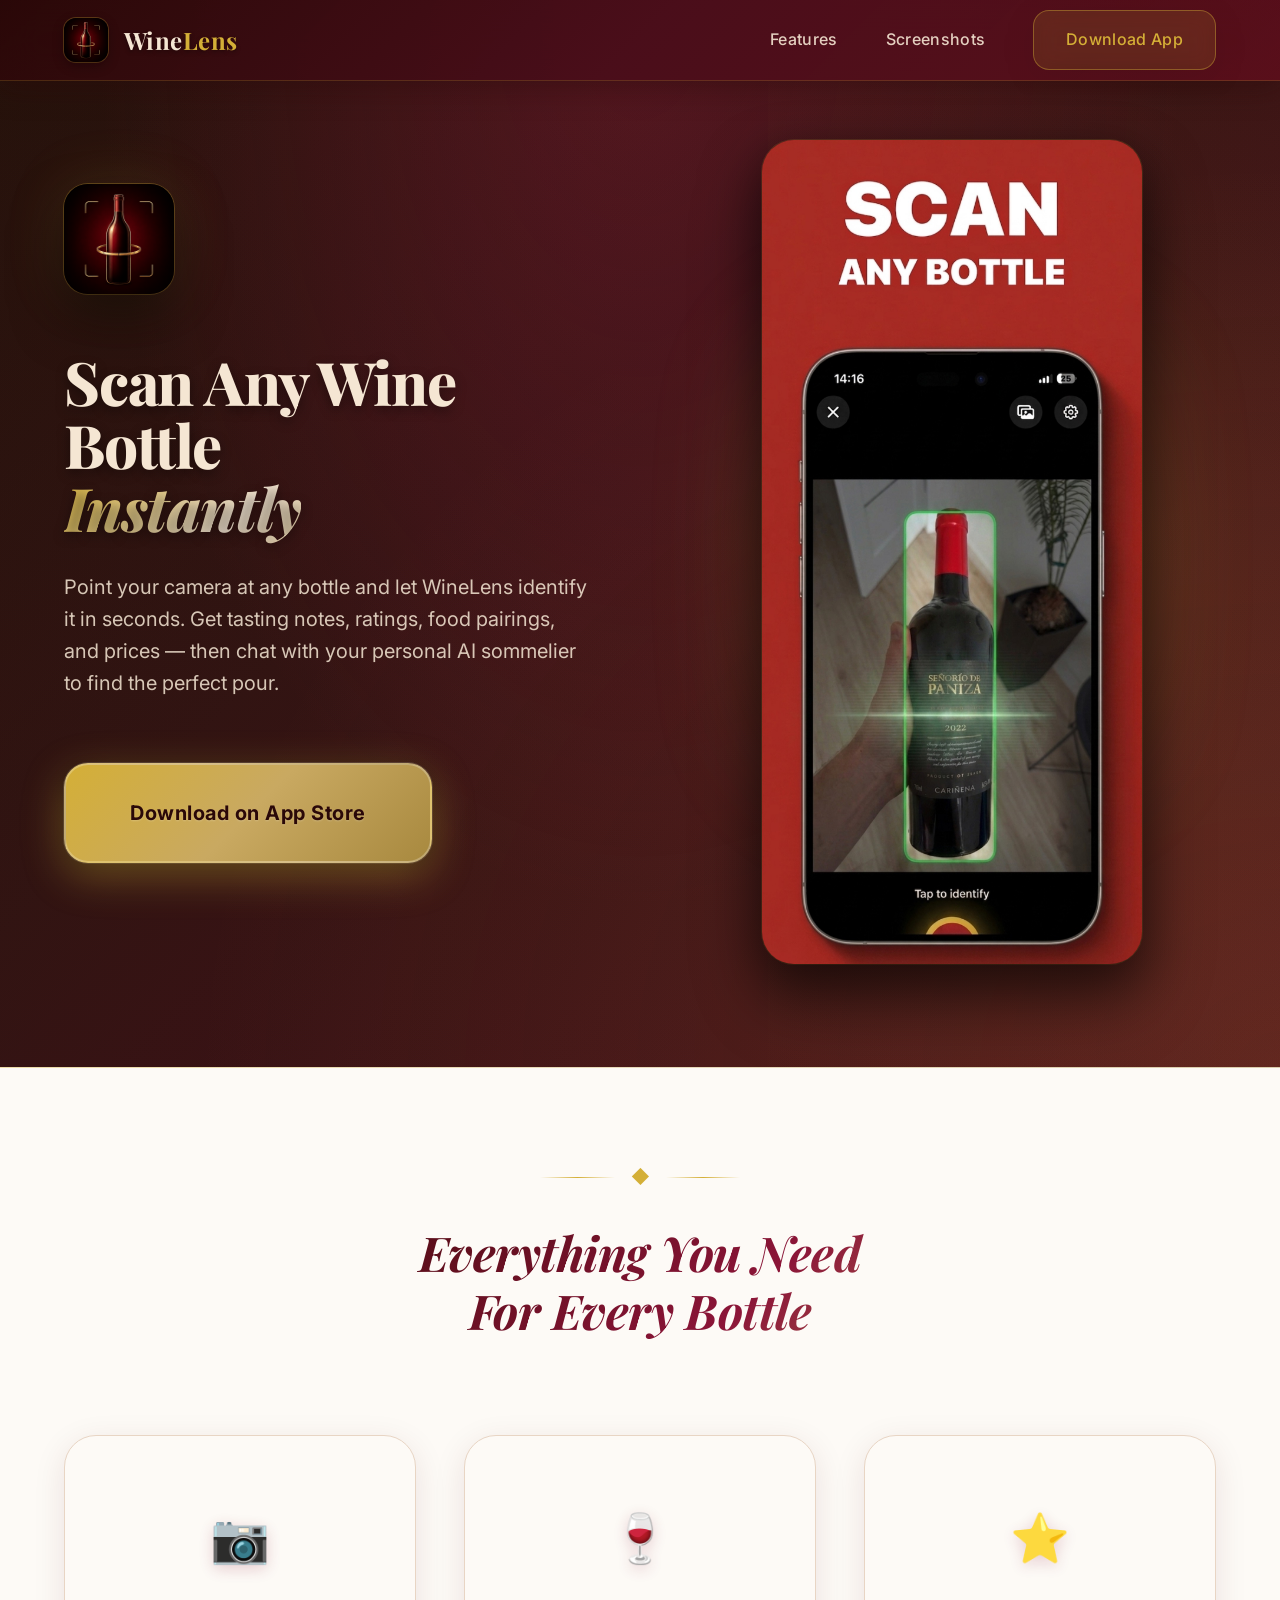
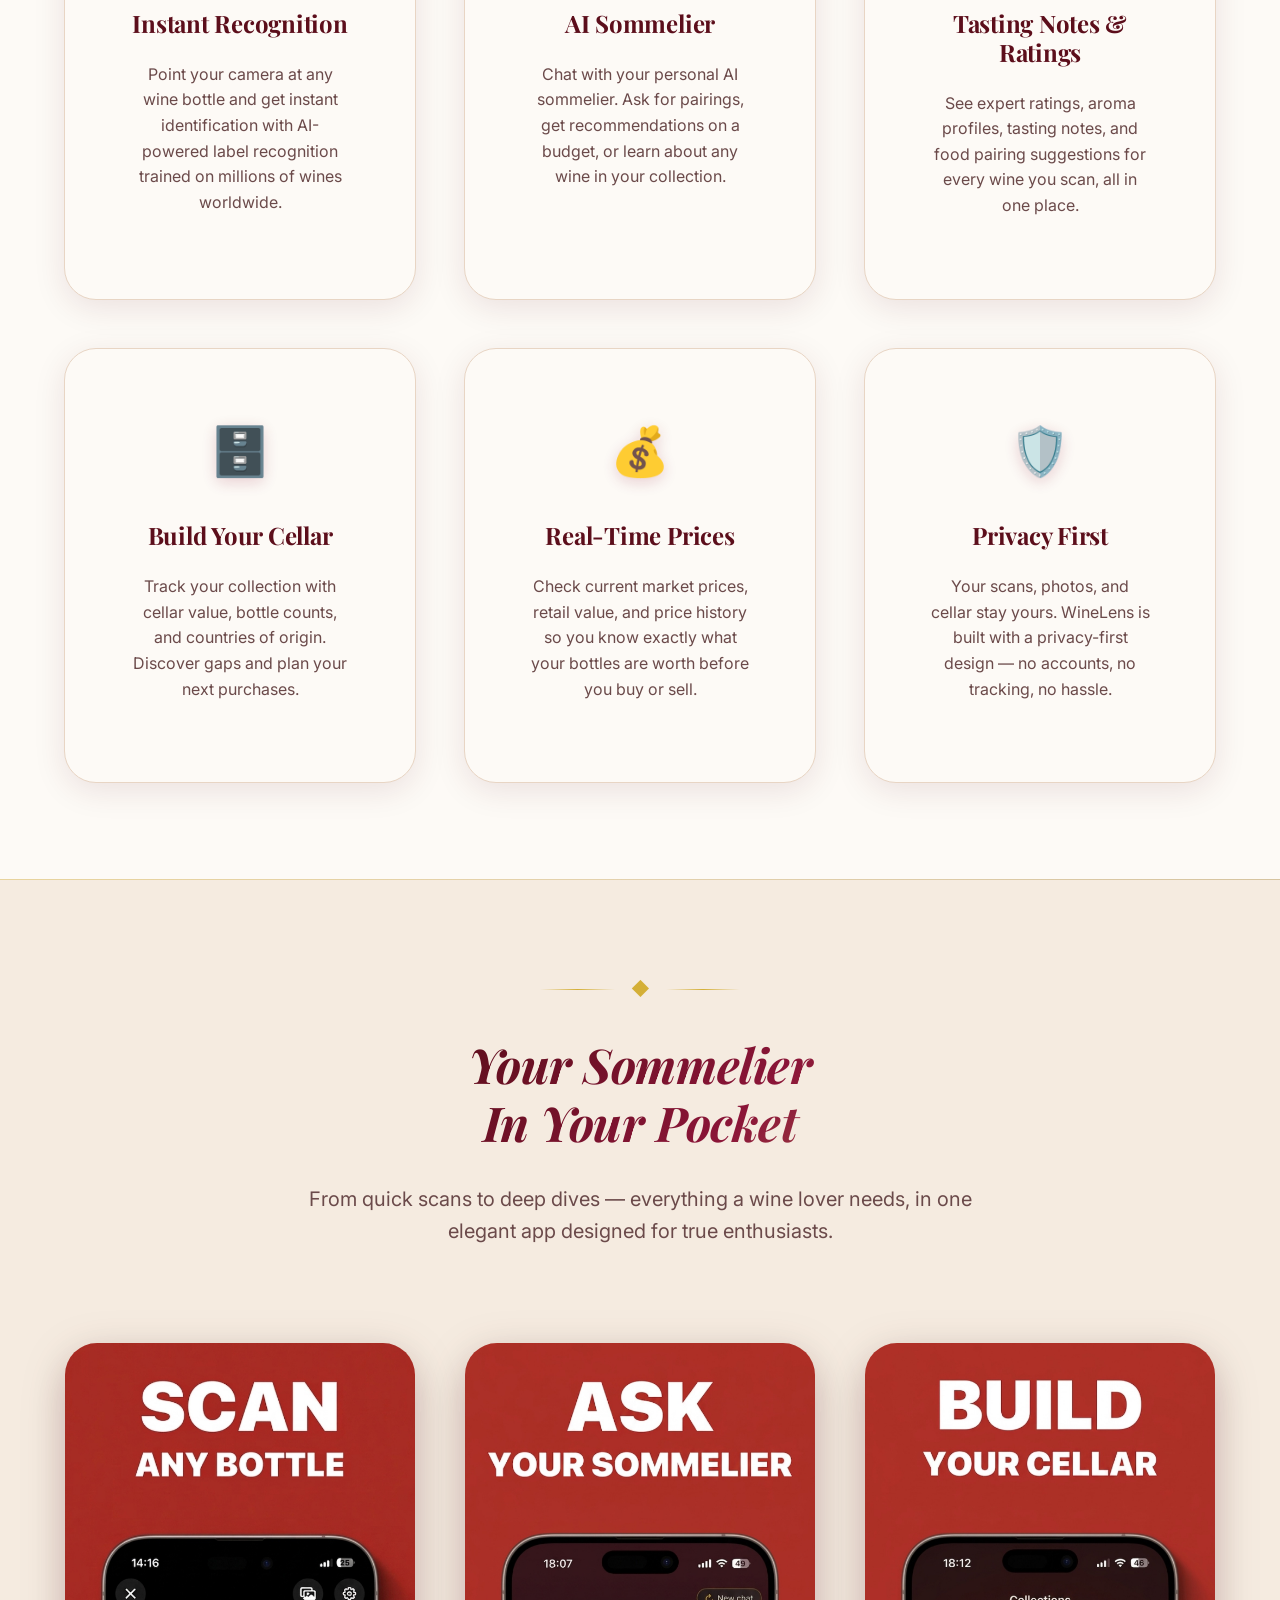
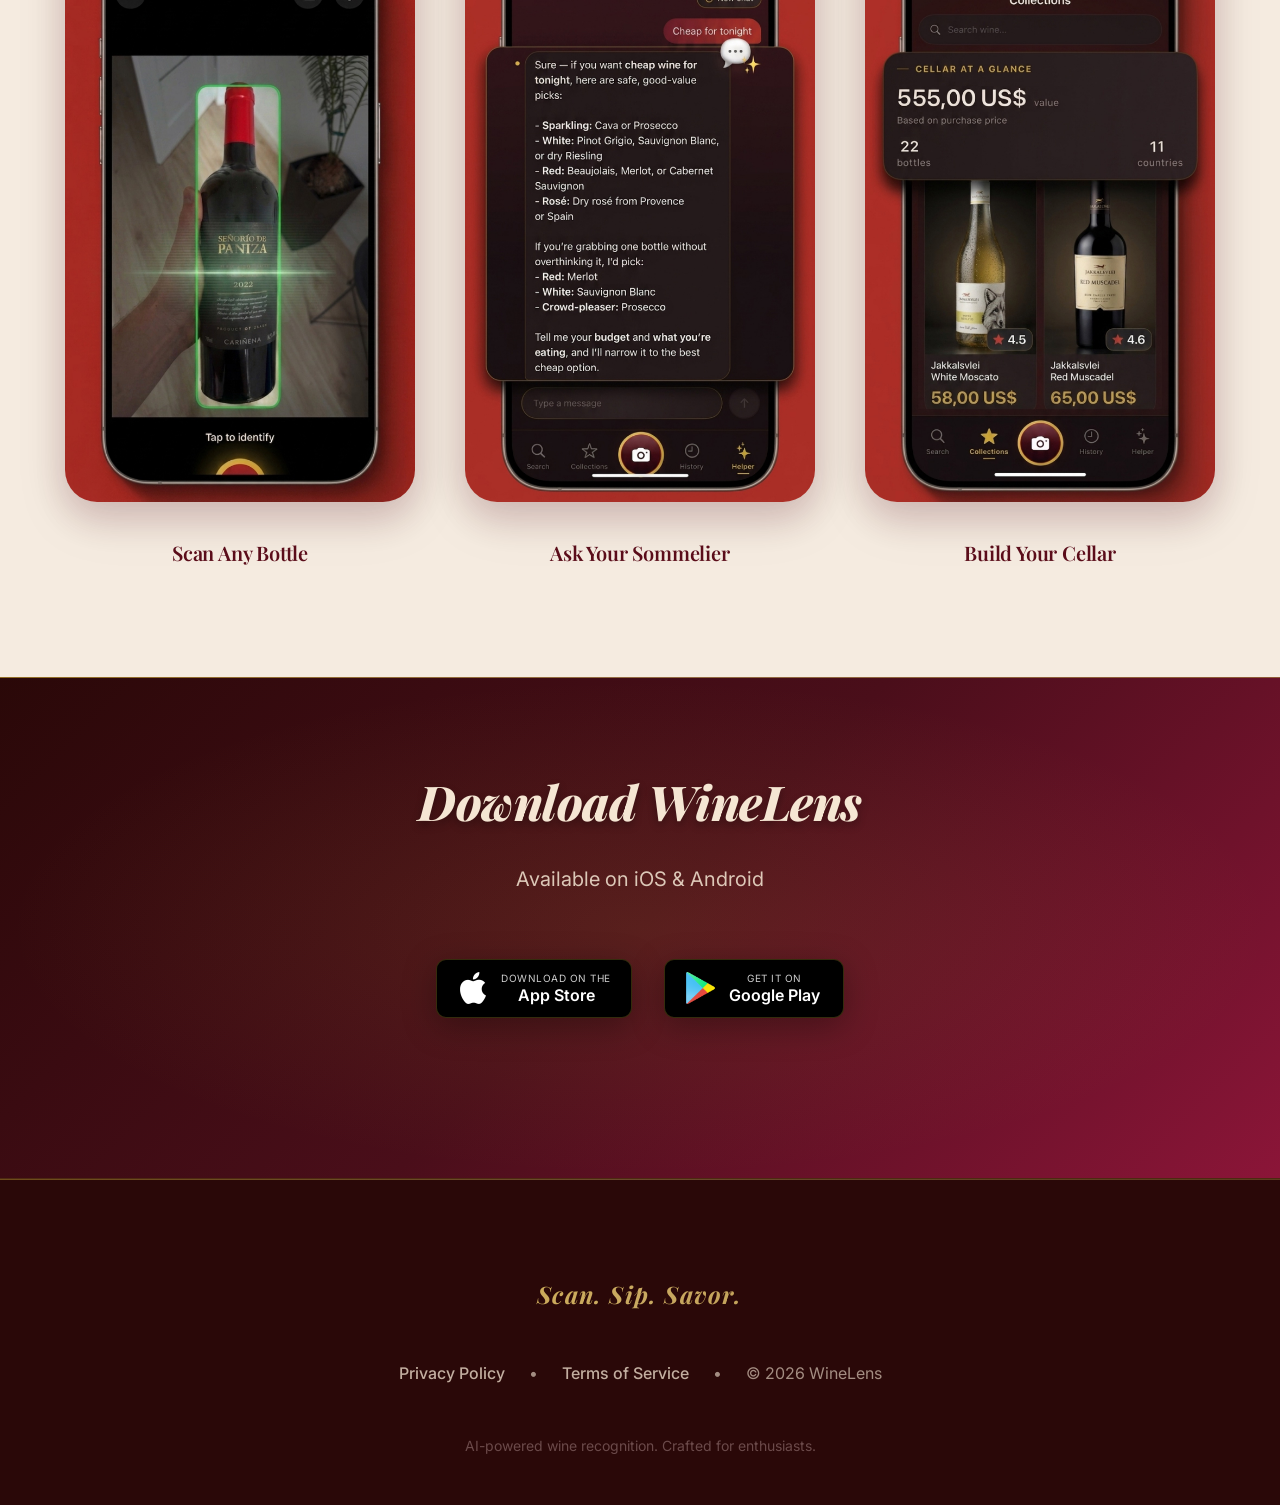
<file: index.html>
<!DOCTYPE html>
<html lang="en">
  <head>
    <meta charset="UTF-8" />
    <meta name="viewport" content="width=device-width, initial-scale=1.0" />
    <title>WineLens - Scan Any Wine Bottle Instantly</title>
    <meta
      name="description"
      content="Scan any wine bottle and instantly get tasting notes, ratings, food pairings, and prices. Chat with your AI sommelier and build your digital cellar."
    />
    <meta
      name="keywords"
      content="wine scanner, wine app, wine identification, AI sommelier, wine cellar, wine ratings, tasting notes, food pairing, iOS, Android"
    />

    <!-- Open Graph / Facebook -->
    <meta property="og:type" content="website" />
    <meta property="og:url" content="https://winelens.app/" />
    <meta
      property="og:title"
      content="WineLens - Scan Any Wine Bottle Instantly"
    />
    <meta
      property="og:description"
      content="Scan any wine bottle and instantly get tasting notes, ratings, food pairings, and prices. Chat with your AI sommelier and build your digital cellar."
    />
    <meta
      property="og:image"
      content="https://winelens.app/images/icon.png"
    />

    <!-- Twitter -->
    <meta property="twitter:card" content="summary_large_image" />
    <meta property="twitter:url" content="https://winelens.app/" />
    <meta
      property="twitter:title"
      content="WineLens - Scan Any Wine Bottle Instantly"
    />
    <meta
      property="twitter:description"
      content="Scan any wine bottle and instantly get tasting notes, ratings, food pairings, and prices. Chat with your AI sommelier and build your digital cellar."
    />
    <meta
      property="twitter:image"
      content="https://winelens.app/images/icon.png"
    />

    <!-- Favicon -->
    <link rel="icon" type="image/png" href="images/favicon.png" />

    <!-- CSS -->
    <link rel="stylesheet" href="styles.css" />

    <!-- Fonts -->
    <link rel="preconnect" href="https://fonts.googleapis.com" />
    <link rel="preconnect" href="https://fonts.gstatic.com" crossorigin />
    <link
      href="https://fonts.googleapis.com/css2?family=Inter:wght@300;400;500;600;700&family=Playfair+Display:ital,wght@0,500;0,600;0,700;0,800;1,500;1,700;1,800&display=swap"
      rel="stylesheet"
    />

    <!-- Structured Data -->
    <script type="application/ld+json">
      {
        "@context": "https://schema.org",
        "@type": "MobileApplication",
        "name": "WineLens",
        "description": "Scan any wine bottle and instantly get tasting notes, ratings, food pairings, and prices. Chat with your AI sommelier.",
        "operatingSystem": "iOS, Android",
        "applicationCategory": "LifestyleApplication",
        "offers": {
          "@type": "Offer",
          "price": "0",
          "priceCurrency": "USD"
        }
      }
    </script>
  </head>
  <body>
    <!-- Navigation -->
    <nav class="navbar">
      <div class="nav-container">
        <div class="nav-logo">
          <img src="images/icon.png" alt="WineLens" class="logo" />
          <span class="logo-text">Wine<span class="accent">Lens</span></span>
        </div>
        <div class="nav-menu">
          <a href="#features" class="nav-link">Features</a>
          <a href="#screenshots" class="nav-link">Screenshots</a>
          <a href="#download" class="nav-link download-btn">Download App</a>
        </div>
        <div class="nav-toggle">
          <span></span>
          <span></span>
          <span></span>
        </div>
      </div>
    </nav>

    <!-- Hero Section -->
    <section class="hero" id="hero">
      <div class="container">
        <div class="hero-content">
          <div class="hero-icon">
            <img src="images/icon.png" alt="WineLens" class="app-icon" />
          </div>
          <h1 class="hero-title">
            Scan Any Wine Bottle<br />
            <span class="gradient-text">Instantly</span>
          </h1>
          <p class="hero-subtitle">
            Point your camera at any bottle and let WineLens identify it in
            seconds. Get tasting notes, ratings, food pairings, and prices &mdash;
            then chat with your personal AI sommelier to find the perfect pour.
          </p>
          <div class="hero-cta">
            <a
              href="https://apps.apple.com/app/id6766541296"
              class="btn btn-primary"
              target="_blank"
              rel="noopener"
              >Download on App Store</a
            >
          </div>
        </div>
        <div class="hero-screenshots">
          <div class="screenshot-main">
            <img
              src="images/01.jpg"
              alt="WineLens scanning a wine bottle"
              class="main-screenshot"
            />
          </div>
        </div>
      </div>
    </section>

    <!-- Features Section -->
    <section class="features" id="features">
      <div class="container">
        <div class="section-header">
          <div class="divider">
            <span class="divider-icon">&#9670;</span>
          </div>
          <h2>Everything You Need<br />For Every Bottle</h2>
        </div>
        <div class="features-grid">
          <div class="feature-card">
            <div class="feature-icon">📷</div>
            <h3>Instant Recognition</h3>
            <p>
              Point your camera at any wine bottle and get instant
              identification with AI-powered label recognition trained on
              millions of wines worldwide.
            </p>
          </div>
          <div class="feature-card">
            <div class="feature-icon">🍷</div>
            <h3>AI Sommelier</h3>
            <p>
              Chat with your personal AI sommelier. Ask for pairings, get
              recommendations on a budget, or learn about any wine in your
              collection.
            </p>
          </div>
          <div class="feature-card">
            <div class="feature-icon">⭐</div>
            <h3>Tasting Notes &amp; Ratings</h3>
            <p>
              See expert ratings, aroma profiles, tasting notes, and food
              pairing suggestions for every wine you scan, all in one place.
            </p>
          </div>
          <div class="feature-card">
            <div class="feature-icon">🗄️</div>
            <h3>Build Your Cellar</h3>
            <p>
              Track your collection with cellar value, bottle counts, and
              countries of origin. Discover gaps and plan your next purchases.
            </p>
          </div>
          <div class="feature-card">
            <div class="feature-icon">💰</div>
            <h3>Real-Time Prices</h3>
            <p>
              Check current market prices, retail value, and price history so
              you know exactly what your bottles are worth before you buy or
              sell.
            </p>
          </div>
          <div class="feature-card">
            <div class="feature-icon">🛡️</div>
            <h3>Privacy First</h3>
            <p>
              Your scans, photos, and cellar stay yours. WineLens is built
              with a privacy-first design &mdash; no accounts, no tracking, no
              hassle.
            </p>
          </div>
        </div>
      </div>
    </section>

    <!-- Screenshots Section -->
    <section class="screenshots" id="screenshots">
      <div class="container">
        <div class="section-header">
          <div class="divider">
            <span class="divider-icon">&#9670;</span>
          </div>
          <h2>Your Sommelier<br />In Your Pocket</h2>
          <p>
            From quick scans to deep dives &mdash; everything a wine lover needs,
            in one elegant app designed for true enthusiasts.
          </p>
        </div>
        <div class="screenshots-grid">
          <div class="screenshot">
            <img src="images/01.jpg" alt="Scan any wine bottle" />
            <h4>Scan Any Bottle</h4>
          </div>
          <div class="screenshot">
            <img src="images/02.jpg" alt="Ask your AI sommelier" />
            <h4>Ask Your Sommelier</h4>
          </div>
          <div class="screenshot">
            <img src="images/03.jpeg" alt="Build your wine cellar" />
            <h4>Build Your Cellar</h4>
          </div>
        </div>
      </div>
    </section>

    <!-- Download Section -->
    <section class="download" id="download">
      <div class="container">
        <div class="download-content">
          <h2>Download WineLens</h2>
          <p>Available on iOS &amp; Android</p>
          <div class="download-buttons">
            <a
              href="https://apps.apple.com/app/id6766541296"
              class="download-btn app-store"
              target="_blank"
              rel="noopener"
            >
              <div class="store-button">
                <div class="store-icon">
                  <img
                    src="images/apple-icon.png"
                    alt="Apple"
                    width="24"
                    height="24"
                  />
                </div>
                <div class="store-text">
                  <div class="store-label">Download on the</div>
                  <div class="store-name">App Store</div>
                </div>
              </div>
            </a>
            <a
              href="https://play.google.com/store/apps/details?id=com.kamil.winelens"
              class="download-btn google-play"
              target="_blank"
              rel="noopener"
            >
              <div class="store-button">
                <div class="store-icon">
                  <img
                    src="images/googleplay-icon.png"
                    alt="Google Play"
                    width="24"
                    height="24"
                  />
                </div>
                <div class="store-text">
                  <div class="store-label">GET IT ON</div>
                  <div class="store-name">Google Play</div>
                </div>
              </div>
            </a>
          </div>
        </div>
      </div>
    </section>

    <!-- Footer -->
    <footer class="footer">
      <div class="container">
        <div class="footer-content">
          <div class="footer-tagline">
            <p>Scan. Sip. Savor.</p>
          </div>
          <div class="footer-links">
            <a href="privacy.html">Privacy Policy</a>
            <span class="separator">&bull;</span>
            <a href="terms.html">Terms of Service</a>
            <span class="separator">&bull;</span>
            <span>&copy; 2026 WineLens</span>
          </div>
          <div class="footer-note">
            <p>AI-powered wine recognition. Crafted for enthusiasts.</p>
          </div>
        </div>
      </div>
    </footer>

    <!-- JavaScript -->
    <script src="script.js"></script>
  </body>
</html>
</file>
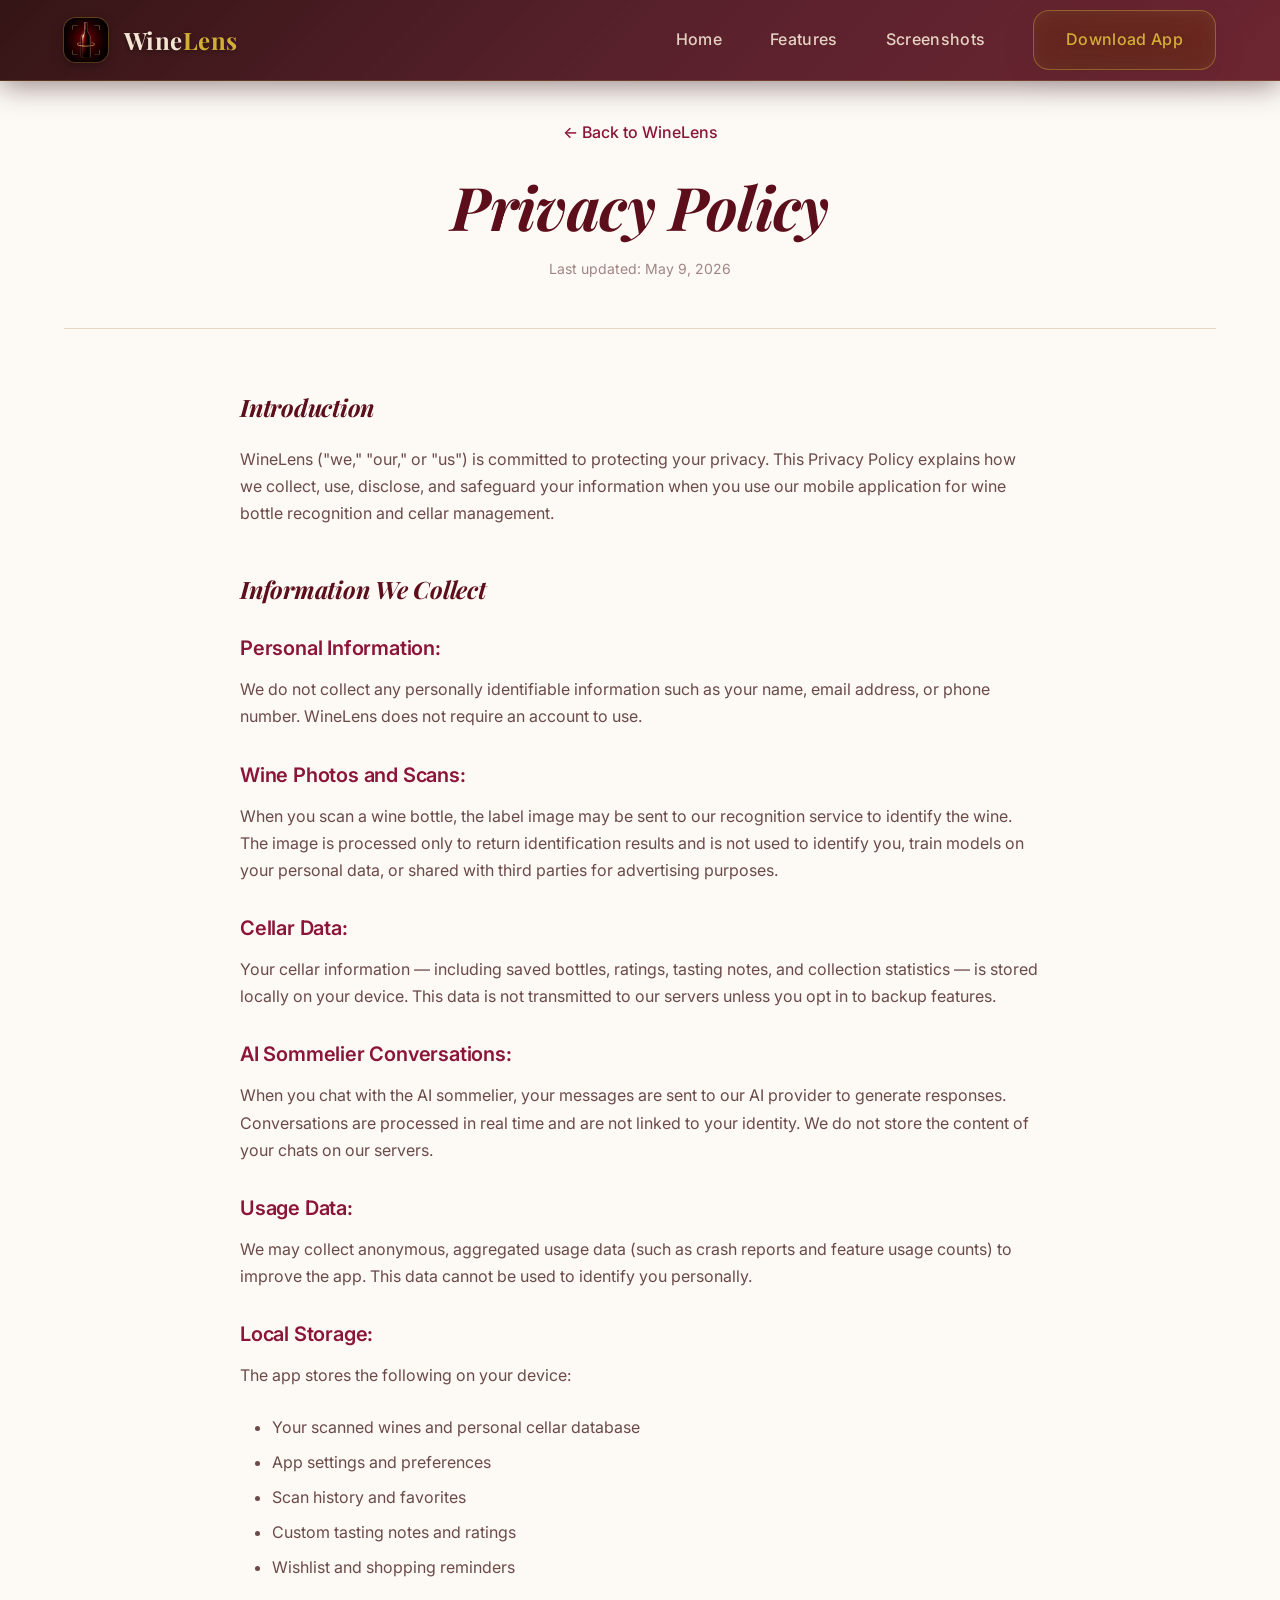
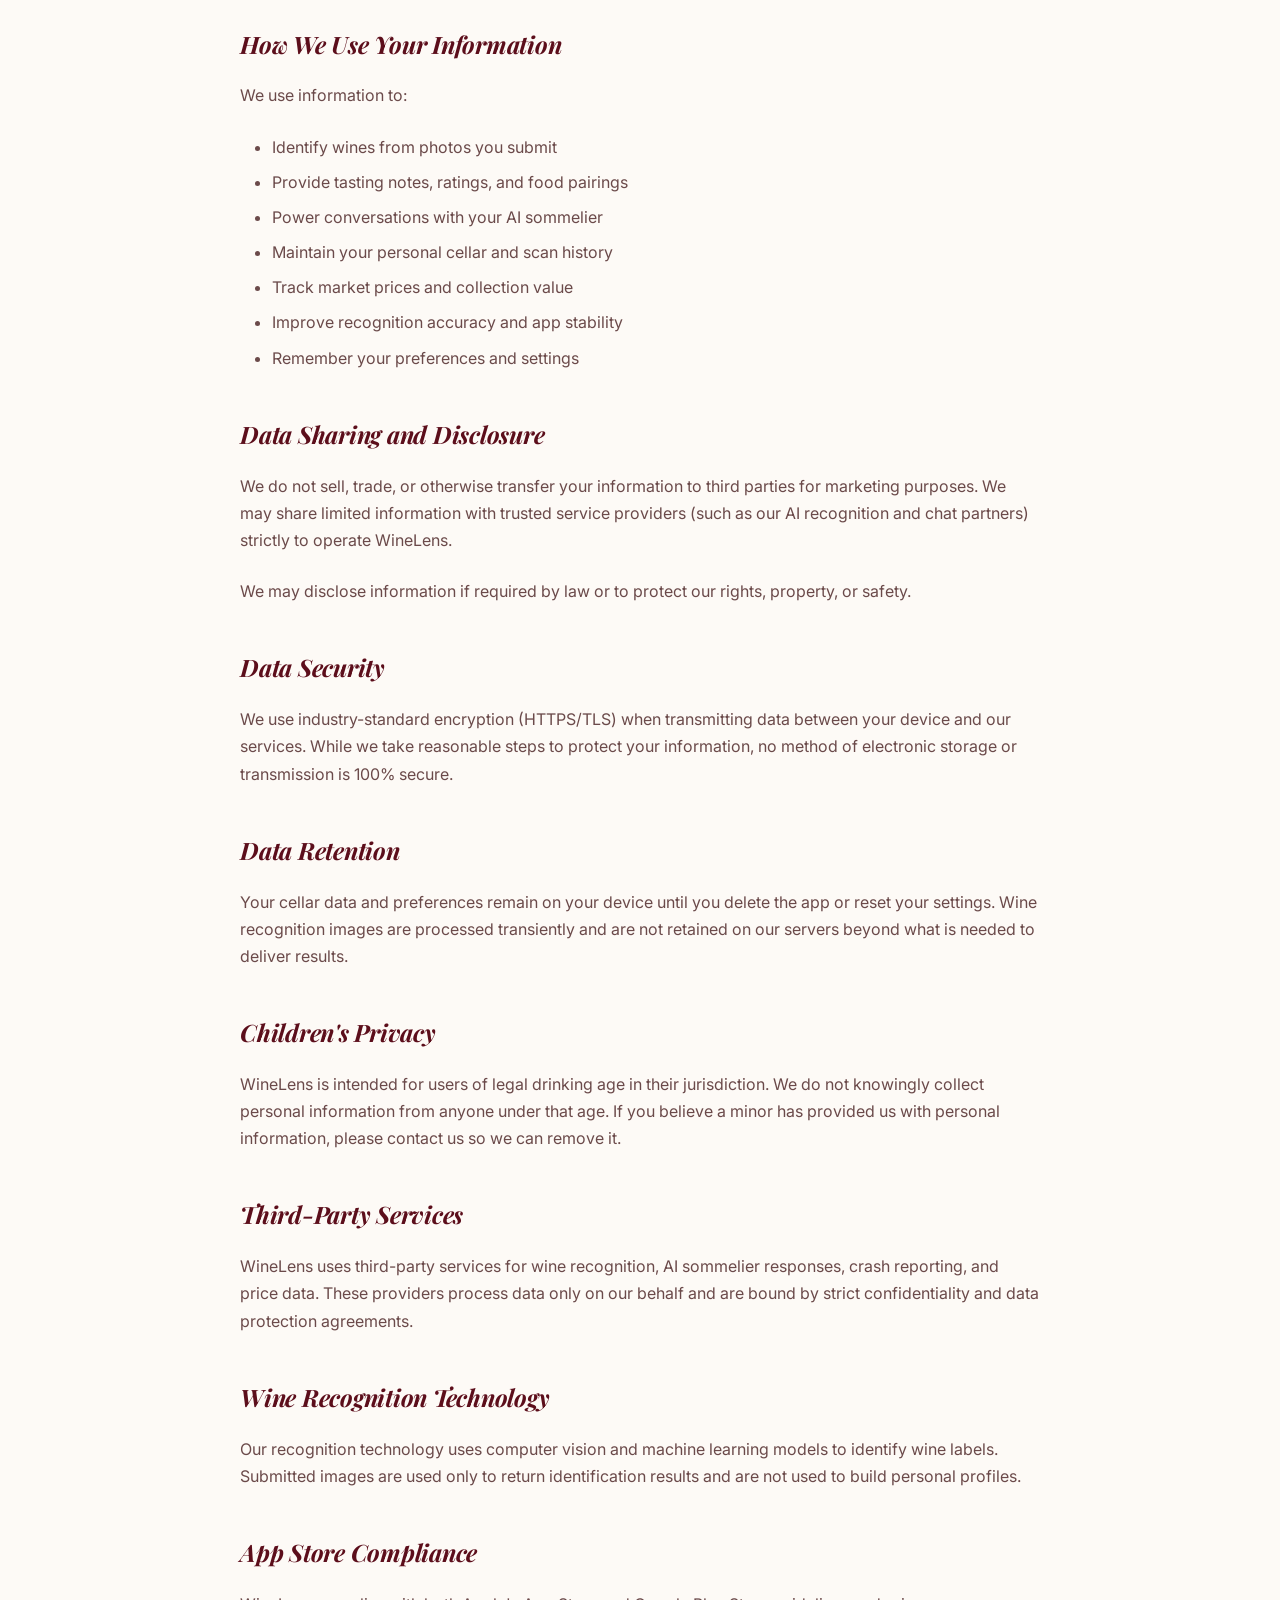
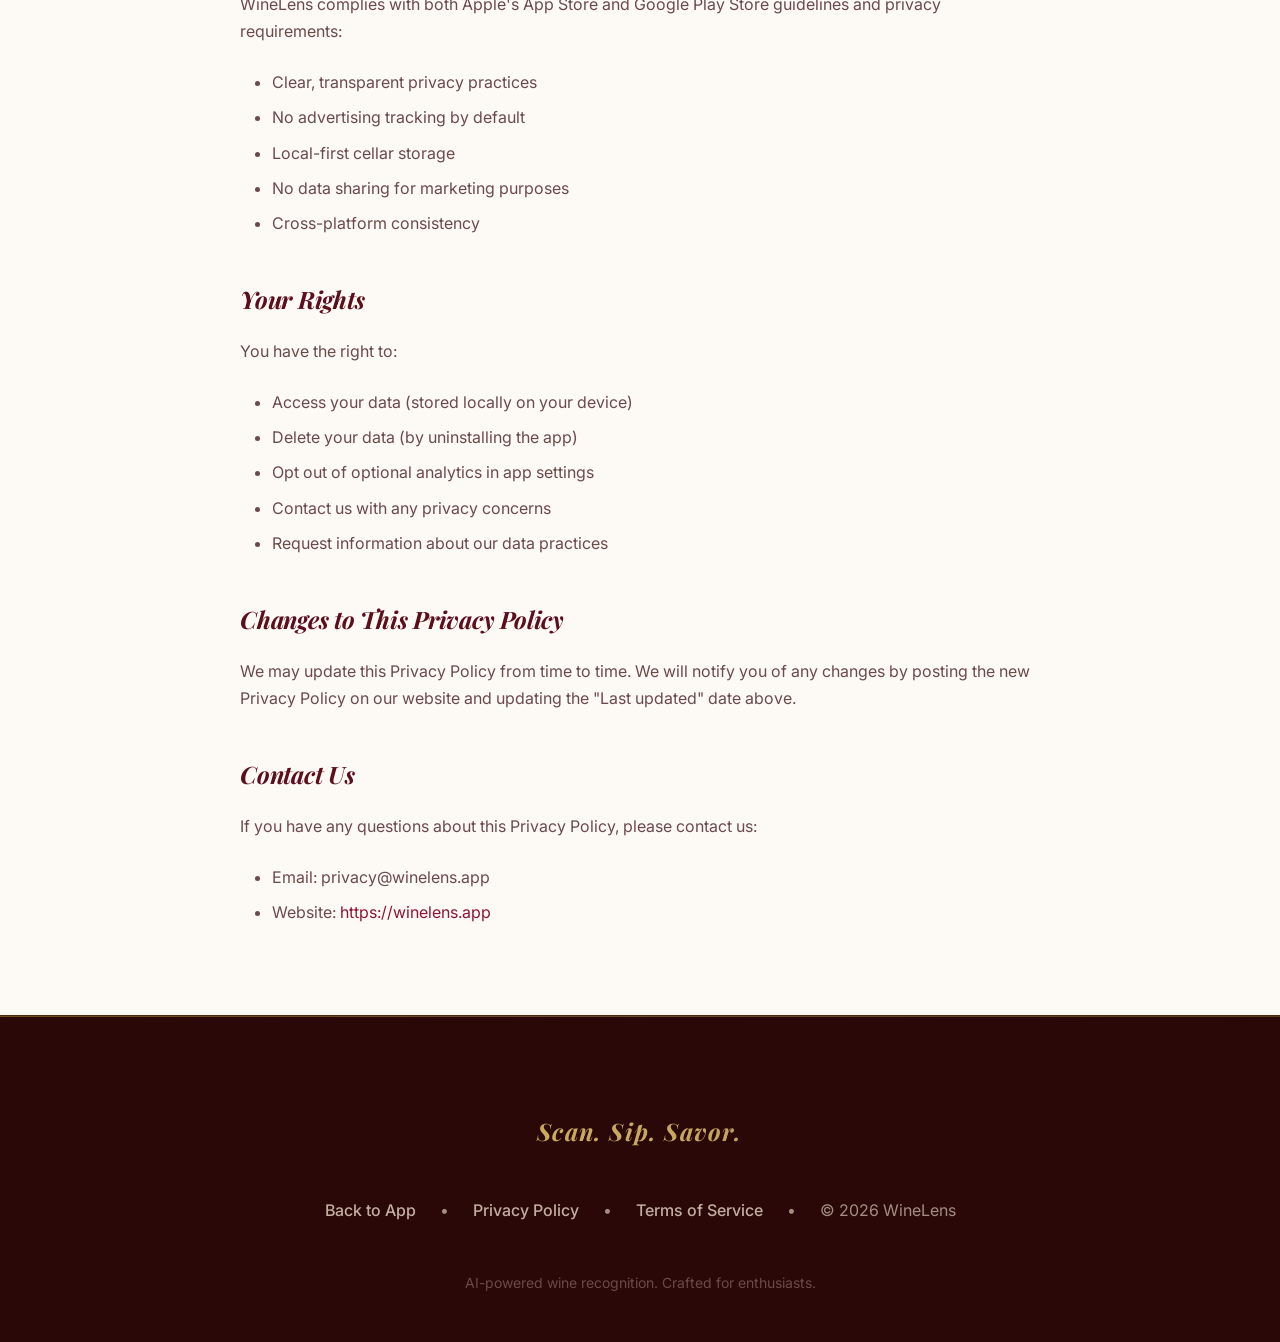
<file: privacy.html>
<!DOCTYPE html>
<html lang="en">
  <head>
    <meta charset="UTF-8" />
    <meta name="viewport" content="width=device-width, initial-scale=1.0" />
    <title>Privacy Policy - WineLens</title>
    <meta
      name="description"
      content="WineLens Privacy Policy - Learn how we protect your privacy and handle your data."
    />

    <!-- Favicon -->
    <link rel="icon" type="image/png" href="images/favicon.png" />

    <!-- CSS -->
    <link rel="stylesheet" href="styles.css" />

    <!-- Fonts -->
    <link rel="preconnect" href="https://fonts.googleapis.com" />
    <link rel="preconnect" href="https://fonts.gstatic.com" crossorigin />
    <link
      href="https://fonts.googleapis.com/css2?family=Inter:wght@300;400;500;600;700&family=Playfair+Display:ital,wght@0,500;0,600;0,700;0,800;1,500;1,700;1,800&display=swap"
      rel="stylesheet"
    />
  </head>
  <body>
    <!-- Navigation -->
    <nav class="navbar">
      <div class="nav-container">
        <div class="nav-logo">
          <img src="images/icon.png" alt="WineLens" class="logo" />
          <span class="logo-text">Wine<span class="accent">Lens</span></span>
        </div>
        <div class="nav-menu">
          <a href="index.html" class="nav-link">Home</a>
          <a href="index.html#features" class="nav-link">Features</a>
          <a href="index.html#screenshots" class="nav-link">Screenshots</a>
          <a href="index.html#download" class="nav-link download-btn"
            >Download App</a
          >
        </div>
        <div class="nav-toggle">
          <span></span>
          <span></span>
          <span></span>
        </div>
      </div>
    </nav>

    <!-- Privacy Policy Content -->
    <section class="privacy-content">
      <div class="container">
        <div class="privacy-header">
          <a href="index.html" class="back-link">&larr; Back to WineLens</a>
          <h1>Privacy Policy</h1>
          <p class="last-updated">Last updated: May 9, 2026</p>
        </div>

        <div class="privacy-body">
          <h2>Introduction</h2>
          <p>
            WineLens ("we," "our," or "us") is committed to protecting your
            privacy. This Privacy Policy explains how we collect, use, disclose,
            and safeguard your information when you use our mobile application
            for wine bottle recognition and cellar management.
          </p>

          <h2>Information We Collect</h2>

          <h3>Personal Information:</h3>
          <p>
            We do not collect any personally identifiable information such as
            your name, email address, or phone number. WineLens does not
            require an account to use.
          </p>

          <h3>Wine Photos and Scans:</h3>
          <p>
            When you scan a wine bottle, the label image may be sent to our
            recognition service to identify the wine. The image is processed
            only to return identification results and is not used to identify
            you, train models on your personal data, or shared with third
            parties for advertising purposes.
          </p>

          <h3>Cellar Data:</h3>
          <p>
            Your cellar information &mdash; including saved bottles, ratings,
            tasting notes, and collection statistics &mdash; is stored locally on
            your device. This data is not transmitted to our servers unless you
            opt in to backup features.
          </p>

          <h3>AI Sommelier Conversations:</h3>
          <p>
            When you chat with the AI sommelier, your messages are sent to our
            AI provider to generate responses. Conversations are processed in
            real time and are not linked to your identity. We do not store the
            content of your chats on our servers.
          </p>

          <h3>Usage Data:</h3>
          <p>
            We may collect anonymous, aggregated usage data (such as crash
            reports and feature usage counts) to improve the app. This data
            cannot be used to identify you personally.
          </p>

          <h3>Local Storage:</h3>
          <p>
            The app stores the following on your device:
          </p>
          <ul>
            <li>Your scanned wines and personal cellar database</li>
            <li>App settings and preferences</li>
            <li>Scan history and favorites</li>
            <li>Custom tasting notes and ratings</li>
            <li>Wishlist and shopping reminders</li>
          </ul>

          <h2>How We Use Your Information</h2>
          <p>We use information to:</p>
          <ul>
            <li>Identify wines from photos you submit</li>
            <li>Provide tasting notes, ratings, and food pairings</li>
            <li>Power conversations with your AI sommelier</li>
            <li>Maintain your personal cellar and scan history</li>
            <li>Track market prices and collection value</li>
            <li>Improve recognition accuracy and app stability</li>
            <li>Remember your preferences and settings</li>
          </ul>

          <h2>Data Sharing and Disclosure</h2>
          <p>
            We do not sell, trade, or otherwise transfer your information to
            third parties for marketing purposes. We may share limited
            information with trusted service providers (such as our AI
            recognition and chat partners) strictly to operate WineLens.
          </p>
          <p>
            We may disclose information if required by law or to protect our
            rights, property, or safety.
          </p>

          <h2>Data Security</h2>
          <p>
            We use industry-standard encryption (HTTPS/TLS) when transmitting
            data between your device and our services. While we take reasonable
            steps to protect your information, no method of electronic storage
            or transmission is 100% secure.
          </p>

          <h2>Data Retention</h2>
          <p>
            Your cellar data and preferences remain on your device until you
            delete the app or reset your settings. Wine recognition images are
            processed transiently and are not retained on our servers beyond
            what is needed to deliver results.
          </p>

          <h2>Children's Privacy</h2>
          <p>
            WineLens is intended for users of legal drinking age in their
            jurisdiction. We do not knowingly collect personal information from
            anyone under that age. If you believe a minor has provided us with
            personal information, please contact us so we can remove it.
          </p>

          <h2>Third-Party Services</h2>
          <p>
            WineLens uses third-party services for wine recognition, AI
            sommelier responses, crash reporting, and price data. These
            providers process data only on our behalf and are bound by strict
            confidentiality and data protection agreements.
          </p>

          <h2>Wine Recognition Technology</h2>
          <p>
            Our recognition technology uses computer vision and machine
            learning models to identify wine labels. Submitted images are used
            only to return identification results and are not used to build
            personal profiles.
          </p>

          <h2>App Store Compliance</h2>
          <p>
            WineLens complies with both Apple's App Store and Google Play
            Store guidelines and privacy requirements:
          </p>
          <ul>
            <li>Clear, transparent privacy practices</li>
            <li>No advertising tracking by default</li>
            <li>Local-first cellar storage</li>
            <li>No data sharing for marketing purposes</li>
            <li>Cross-platform consistency</li>
          </ul>

          <h2>Your Rights</h2>
          <p>You have the right to:</p>
          <ul>
            <li>Access your data (stored locally on your device)</li>
            <li>Delete your data (by uninstalling the app)</li>
            <li>Opt out of optional analytics in app settings</li>
            <li>Contact us with any privacy concerns</li>
            <li>Request information about our data practices</li>
          </ul>

          <h2>Changes to This Privacy Policy</h2>
          <p>
            We may update this Privacy Policy from time to time. We will notify
            you of any changes by posting the new Privacy Policy on our website
            and updating the "Last updated" date above.
          </p>

          <h2>Contact Us</h2>
          <p>
            If you have any questions about this Privacy Policy, please contact
            us:
          </p>
          <ul>
            <li>Email: privacy@winelens.app</li>
            <li>
              Website:
              <a href="https://winelens.app">https://winelens.app</a>
            </li>
          </ul>
        </div>
      </div>
    </section>

    <!-- Footer -->
    <footer class="footer">
      <div class="container">
        <div class="footer-content">
          <div class="footer-tagline">
            <p>Scan. Sip. Savor.</p>
          </div>
          <div class="footer-links">
            <a href="index.html">Back to App</a>
            <span class="separator">&bull;</span>
            <a href="privacy.html">Privacy Policy</a>
            <span class="separator">&bull;</span>
            <a href="terms.html">Terms of Service</a>
            <span class="separator">&bull;</span>
            <span>&copy; 2026 WineLens</span>
          </div>
          <div class="footer-note">
            <p>AI-powered wine recognition. Crafted for enthusiasts.</p>
          </div>
        </div>
      </div>
    </footer>

    <!-- JavaScript -->
    <script src="script.js"></script>
  </body>
</html>
</file>
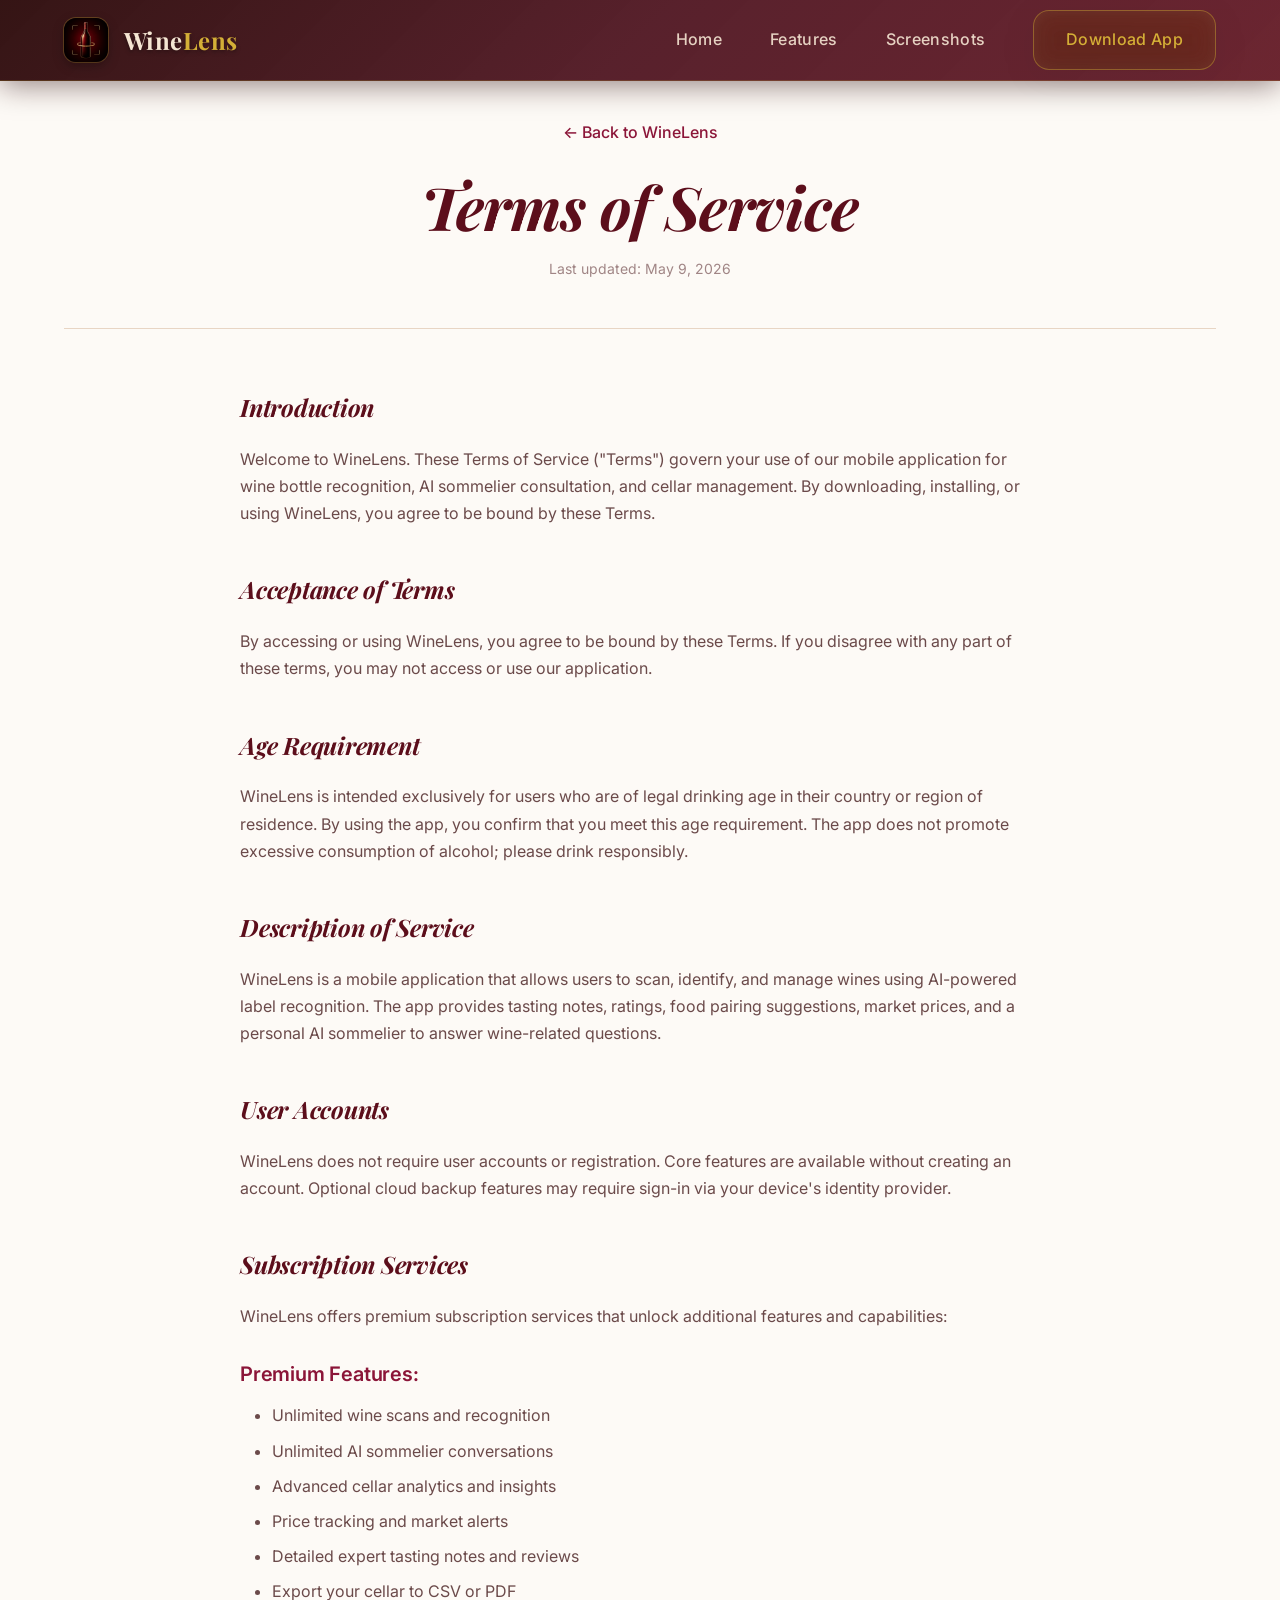
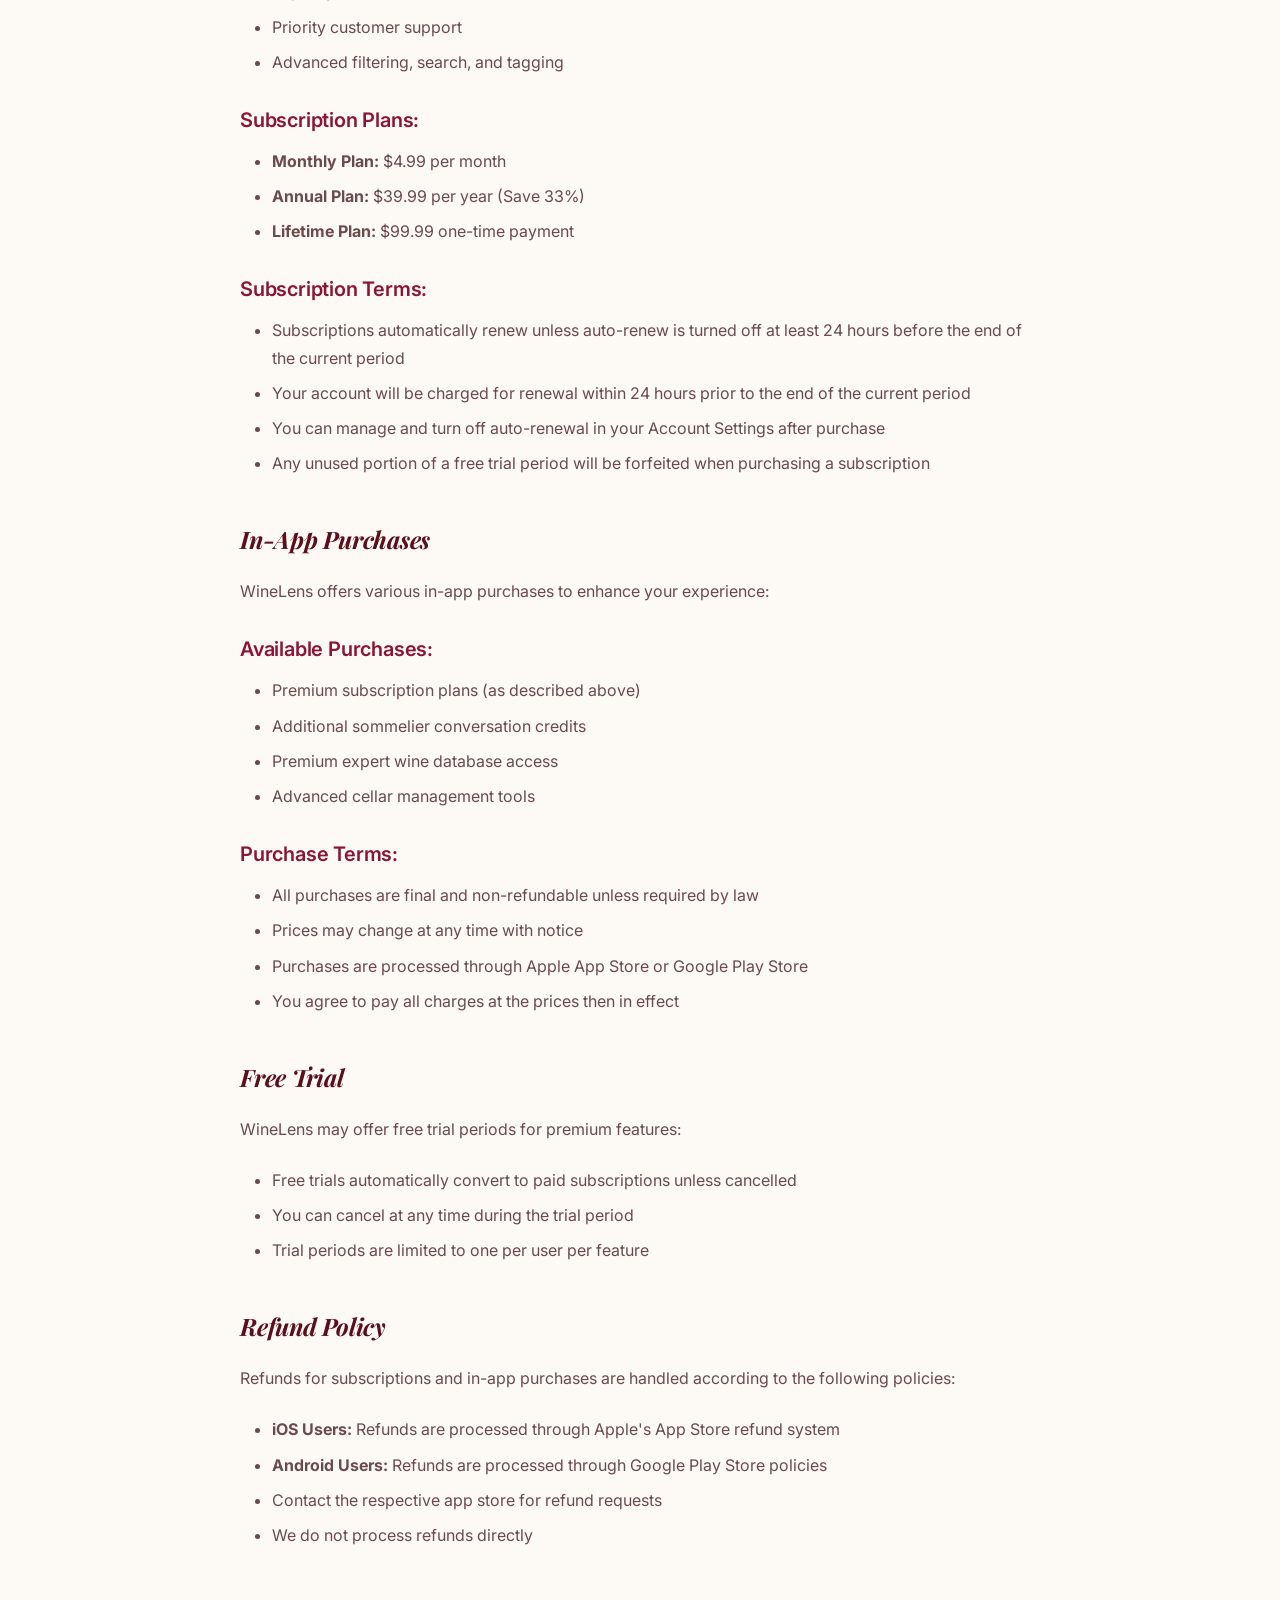
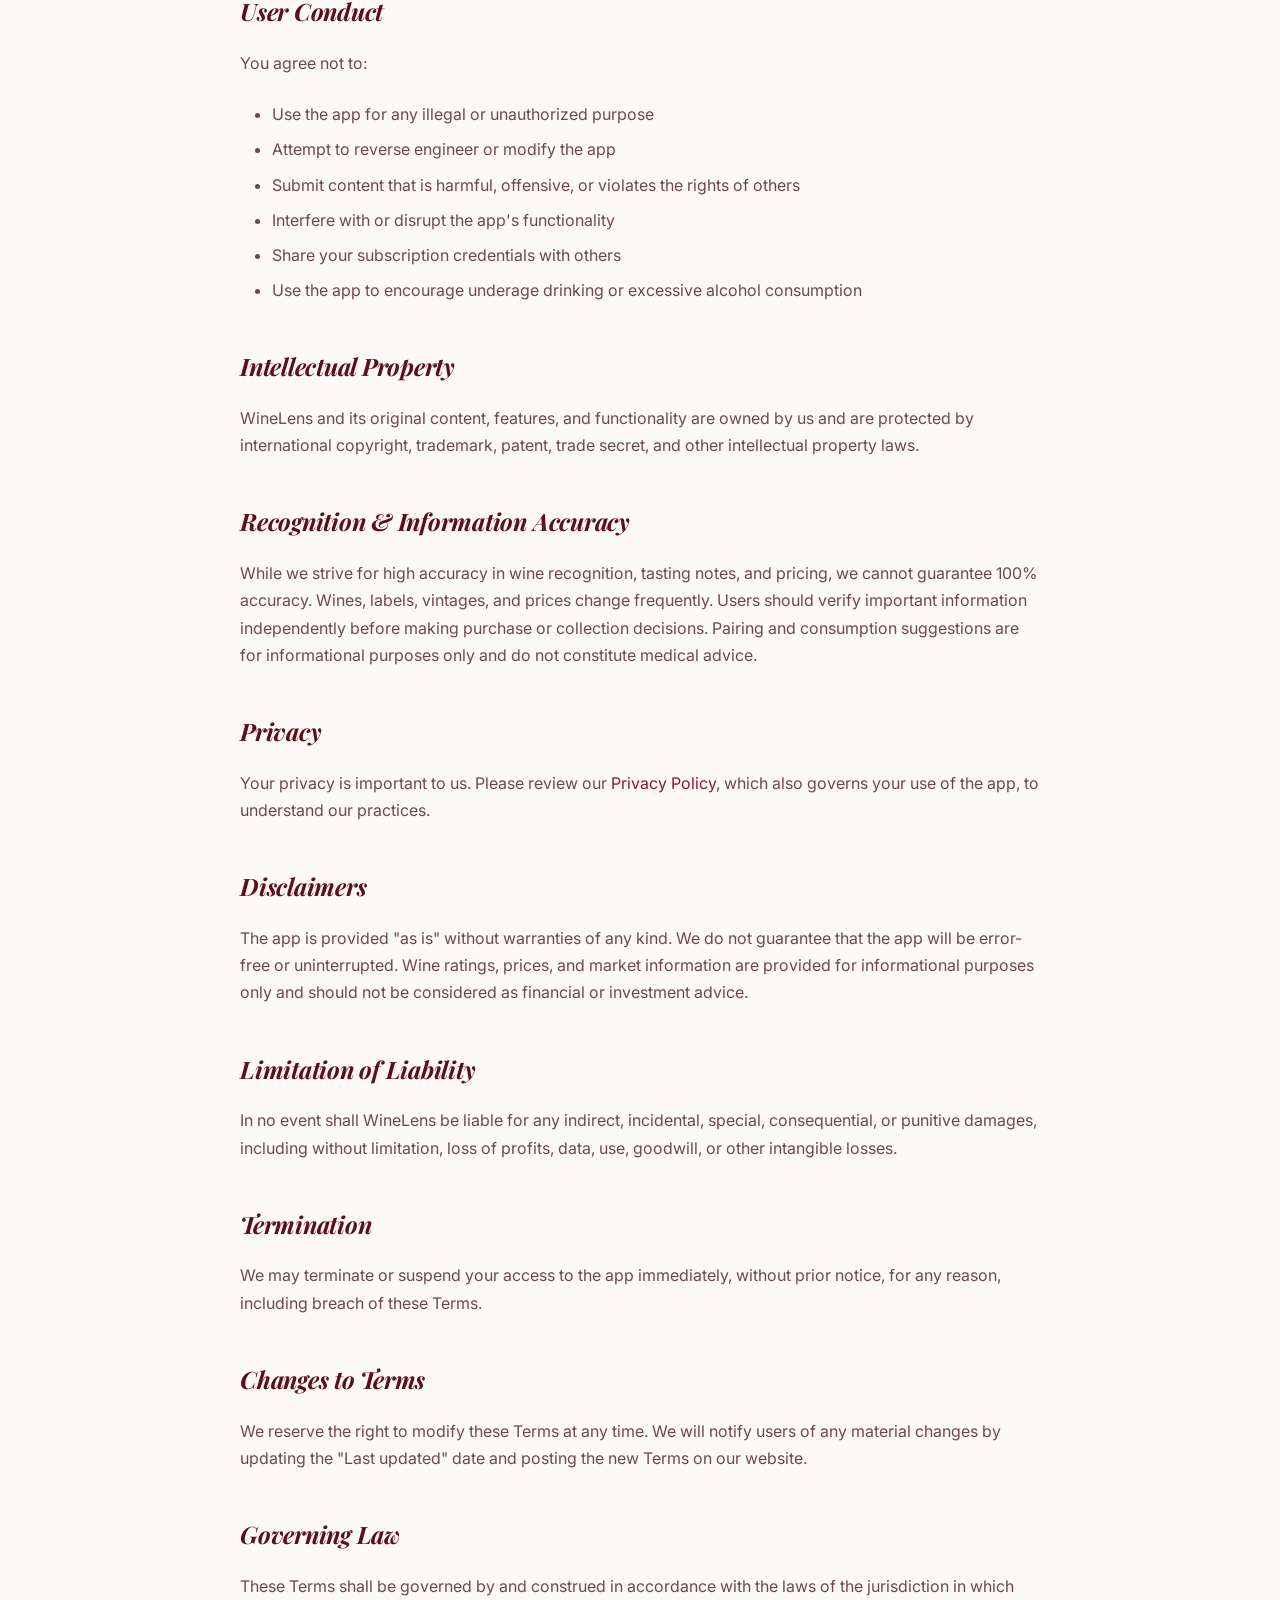
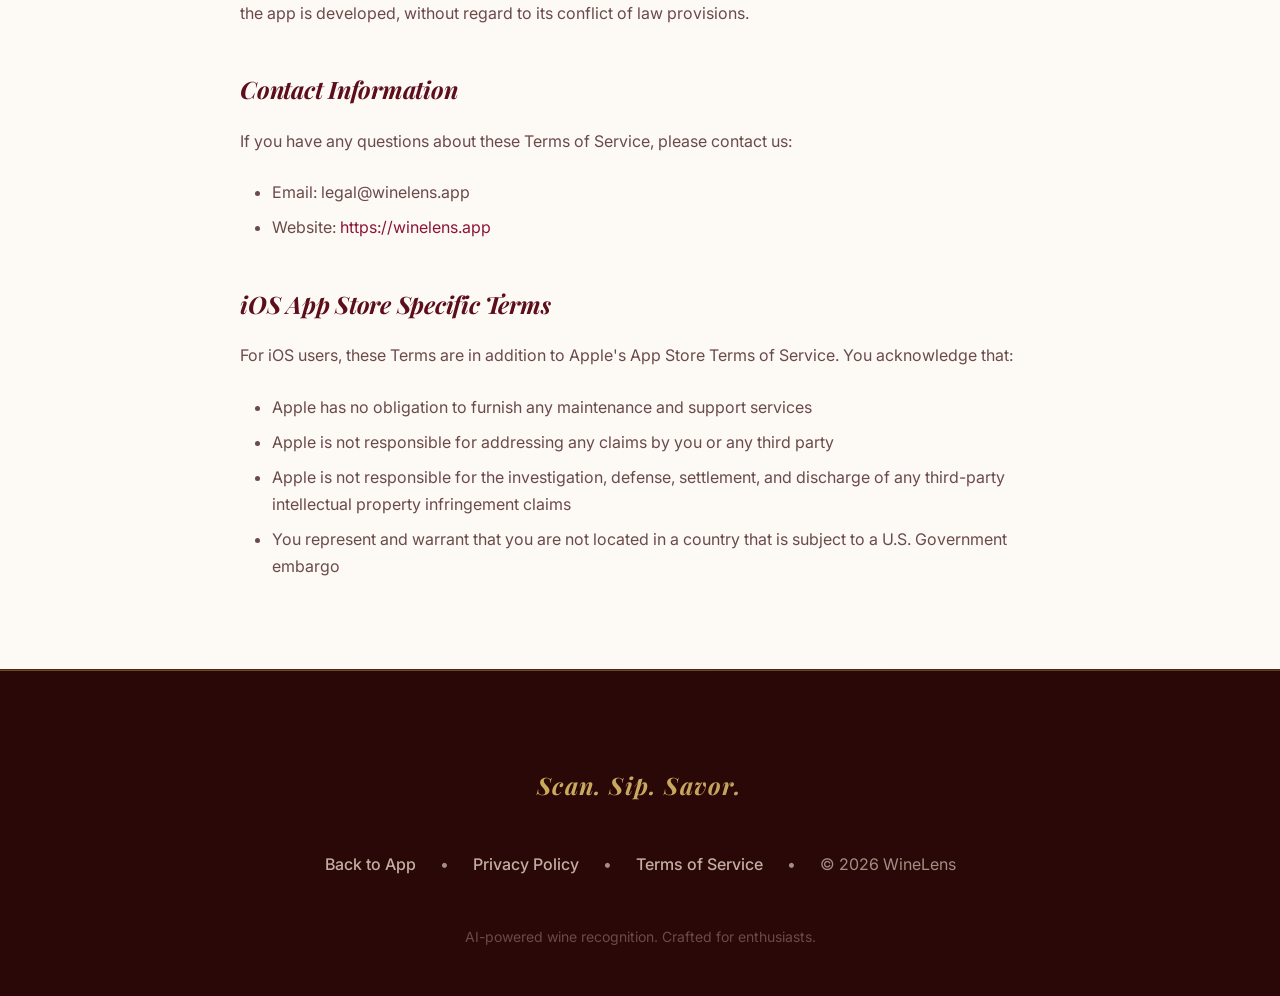
<file: terms.html>
<!DOCTYPE html>
<html lang="en">
  <head>
    <meta charset="UTF-8" />
    <meta name="viewport" content="width=device-width, initial-scale=1.0" />
    <title>Terms of Service - WineLens</title>
    <meta
      name="description"
      content="WineLens Terms of Service - Learn about our terms, subscriptions, and in-app purchases."
    />

    <!-- Favicon -->
    <link rel="icon" type="image/png" href="images/favicon.png" />

    <!-- CSS -->
    <link rel="stylesheet" href="styles.css" />

    <!-- Fonts -->
    <link rel="preconnect" href="https://fonts.googleapis.com" />
    <link rel="preconnect" href="https://fonts.gstatic.com" crossorigin />
    <link
      href="https://fonts.googleapis.com/css2?family=Inter:wght@300;400;500;600;700&family=Playfair+Display:ital,wght@0,500;0,600;0,700;0,800;1,500;1,700;1,800&display=swap"
      rel="stylesheet"
    />
  </head>
  <body>
    <!-- Navigation -->
    <nav class="navbar">
      <div class="nav-container">
        <div class="nav-logo">
          <img src="images/icon.png" alt="WineLens" class="logo" />
          <span class="logo-text">Wine<span class="accent">Lens</span></span>
        </div>
        <div class="nav-menu">
          <a href="index.html" class="nav-link">Home</a>
          <a href="index.html#features" class="nav-link">Features</a>
          <a href="index.html#screenshots" class="nav-link">Screenshots</a>
          <a href="index.html#download" class="nav-link download-btn"
            >Download App</a
          >
        </div>
        <div class="nav-toggle">
          <span></span>
          <span></span>
          <span></span>
        </div>
      </div>
    </nav>

    <!-- Terms of Service Content -->
    <section class="privacy-content">
      <div class="container">
        <div class="privacy-header">
          <a href="index.html" class="back-link">&larr; Back to WineLens</a>
          <h1>Terms of Service</h1>
          <p class="last-updated">Last updated: May 9, 2026</p>
        </div>

        <div class="privacy-body">
          <h2>Introduction</h2>
          <p>
            Welcome to WineLens. These Terms of Service ("Terms") govern your
            use of our mobile application for wine bottle recognition, AI
            sommelier consultation, and cellar management. By downloading,
            installing, or using WineLens, you agree to be bound by these
            Terms.
          </p>

          <h2>Acceptance of Terms</h2>
          <p>
            By accessing or using WineLens, you agree to be bound by these
            Terms. If you disagree with any part of these terms, you may not
            access or use our application.
          </p>

          <h2>Age Requirement</h2>
          <p>
            WineLens is intended exclusively for users who are of legal
            drinking age in their country or region of residence. By using the
            app, you confirm that you meet this age requirement. The app does
            not promote excessive consumption of alcohol; please drink
            responsibly.
          </p>

          <h2>Description of Service</h2>
          <p>
            WineLens is a mobile application that allows users to scan,
            identify, and manage wines using AI-powered label recognition. The
            app provides tasting notes, ratings, food pairing suggestions,
            market prices, and a personal AI sommelier to answer wine-related
            questions.
          </p>

          <h2>User Accounts</h2>
          <p>
            WineLens does not require user accounts or registration. Core
            features are available without creating an account. Optional cloud
            backup features may require sign-in via your device's identity
            provider.
          </p>

          <h2>Subscription Services</h2>
          <p>
            WineLens offers premium subscription services that unlock
            additional features and capabilities:
          </p>

          <h3>Premium Features:</h3>
          <ul>
            <li>Unlimited wine scans and recognition</li>
            <li>Unlimited AI sommelier conversations</li>
            <li>Advanced cellar analytics and insights</li>
            <li>Price tracking and market alerts</li>
            <li>Detailed expert tasting notes and reviews</li>
            <li>Export your cellar to CSV or PDF</li>
            <li>Priority customer support</li>
            <li>Advanced filtering, search, and tagging</li>
          </ul>

          <h3>Subscription Plans:</h3>
          <ul>
            <li><strong>Monthly Plan:</strong> $4.99 per month</li>
            <li><strong>Annual Plan:</strong> $39.99 per year (Save 33%)</li>
            <li><strong>Lifetime Plan:</strong> $99.99 one-time payment</li>
          </ul>

          <h3>Subscription Terms:</h3>
          <ul>
            <li>
              Subscriptions automatically renew unless auto-renew is turned off
              at least 24 hours before the end of the current period
            </li>
            <li>
              Your account will be charged for renewal within 24 hours prior to
              the end of the current period
            </li>
            <li>
              You can manage and turn off auto-renewal in your Account Settings
              after purchase
            </li>
            <li>
              Any unused portion of a free trial period will be forfeited when
              purchasing a subscription
            </li>
          </ul>

          <h2>In-App Purchases</h2>
          <p>
            WineLens offers various in-app purchases to enhance your
            experience:
          </p>

          <h3>Available Purchases:</h3>
          <ul>
            <li>Premium subscription plans (as described above)</li>
            <li>Additional sommelier conversation credits</li>
            <li>Premium expert wine database access</li>
            <li>Advanced cellar management tools</li>
          </ul>

          <h3>Purchase Terms:</h3>
          <ul>
            <li>
              All purchases are final and non-refundable unless required by law
            </li>
            <li>Prices may change at any time with notice</li>
            <li>
              Purchases are processed through Apple App Store or Google Play
              Store
            </li>
            <li>You agree to pay all charges at the prices then in effect</li>
          </ul>

          <h2>Free Trial</h2>
          <p>WineLens may offer free trial periods for premium features:</p>
          <ul>
            <li>
              Free trials automatically convert to paid subscriptions unless
              cancelled
            </li>
            <li>You can cancel at any time during the trial period</li>
            <li>Trial periods are limited to one per user per feature</li>
          </ul>

          <h2>Refund Policy</h2>
          <p>
            Refunds for subscriptions and in-app purchases are handled according
            to the following policies:
          </p>
          <ul>
            <li>
              <strong>iOS Users:</strong> Refunds are processed through Apple's
              App Store refund system
            </li>
            <li>
              <strong>Android Users:</strong> Refunds are processed through
              Google Play Store policies
            </li>
            <li>Contact the respective app store for refund requests</li>
            <li>We do not process refunds directly</li>
          </ul>

          <h2>User Conduct</h2>
          <p>You agree not to:</p>
          <ul>
            <li>Use the app for any illegal or unauthorized purpose</li>
            <li>Attempt to reverse engineer or modify the app</li>
            <li>
              Submit content that is harmful, offensive, or violates the rights
              of others
            </li>
            <li>Interfere with or disrupt the app's functionality</li>
            <li>Share your subscription credentials with others</li>
            <li>
              Use the app to encourage underage drinking or excessive alcohol
              consumption
            </li>
          </ul>

          <h2>Intellectual Property</h2>
          <p>
            WineLens and its original content, features, and functionality
            are owned by us and are protected by international copyright,
            trademark, patent, trade secret, and other intellectual property
            laws.
          </p>

          <h2>Recognition &amp; Information Accuracy</h2>
          <p>
            While we strive for high accuracy in wine recognition, tasting
            notes, and pricing, we cannot guarantee 100% accuracy. Wines, labels,
            vintages, and prices change frequently. Users should verify
            important information independently before making purchase or
            collection decisions. Pairing and consumption suggestions are for
            informational purposes only and do not constitute medical advice.
          </p>

          <h2>Privacy</h2>
          <p>
            Your privacy is important to us. Please review our
            <a href="privacy.html">Privacy Policy</a>, which also governs your
            use of the app, to understand our practices.
          </p>

          <h2>Disclaimers</h2>
          <p>
            The app is provided "as is" without warranties of any kind. We do
            not guarantee that the app will be error-free or uninterrupted.
            Wine ratings, prices, and market information are provided for
            informational purposes only and should not be considered as
            financial or investment advice.
          </p>

          <h2>Limitation of Liability</h2>
          <p>
            In no event shall WineLens be liable for any indirect,
            incidental, special, consequential, or punitive damages, including
            without limitation, loss of profits, data, use, goodwill, or other
            intangible losses.
          </p>

          <h2>Termination</h2>
          <p>
            We may terminate or suspend your access to the app immediately,
            without prior notice, for any reason, including breach of these
            Terms.
          </p>

          <h2>Changes to Terms</h2>
          <p>
            We reserve the right to modify these Terms at any time. We will
            notify users of any material changes by updating the "Last updated"
            date and posting the new Terms on our website.
          </p>

          <h2>Governing Law</h2>
          <p>
            These Terms shall be governed by and construed in accordance with
            the laws of the jurisdiction in which the app is developed, without
            regard to its conflict of law provisions.
          </p>

          <h2>Contact Information</h2>
          <p>
            If you have any questions about these Terms of Service, please
            contact us:
          </p>
          <ul>
            <li>Email: legal@winelens.app</li>
            <li>
              Website:
              <a href="https://winelens.app">https://winelens.app</a>
            </li>
          </ul>

          <h2>iOS App Store Specific Terms</h2>
          <p>
            For iOS users, these Terms are in addition to Apple's App Store
            Terms of Service. You acknowledge that:
          </p>
          <ul>
            <li>
              Apple has no obligation to furnish any maintenance and support
              services
            </li>
            <li>
              Apple is not responsible for addressing any claims by you or any
              third party
            </li>
            <li>
              Apple is not responsible for the investigation, defense,
              settlement, and discharge of any third-party intellectual property
              infringement claims
            </li>
            <li>
              You represent and warrant that you are not located in a country
              that is subject to a U.S. Government embargo
            </li>
          </ul>
        </div>
      </div>
    </section>

    <!-- Footer -->
    <footer class="footer">
      <div class="container">
        <div class="footer-content">
          <div class="footer-tagline">
            <p>Scan. Sip. Savor.</p>
          </div>
          <div class="footer-links">
            <a href="index.html">Back to App</a>
            <span class="separator">&bull;</span>
            <a href="privacy.html">Privacy Policy</a>
            <span class="separator">&bull;</span>
            <a href="terms.html">Terms of Service</a>
            <span class="separator">&bull;</span>
            <span>&copy; 2026 WineLens</span>
          </div>
          <div class="footer-note">
            <p>AI-powered wine recognition. Crafted for enthusiasts.</p>
          </div>
        </div>
      </div>
    </footer>

    <!-- JavaScript -->
    <script src="script.js"></script>
  </body>
</html>
</file>
<file: styles.css>
/* Reset and Base Styles */
* {
  margin: 0;
  padding: 0;
  box-sizing: border-box;
}

:root {
  /* Wine-themed Colors */
  --primary: #8b1538;
  --primary-dark: #5c0e1b;
  --primary-light: #b91c3d;
  --secondary: #c9a961;
  --secondary-dark: #a8893f;
  --accent: #d4af37;
  --accent-dark: #b8941f;
  --burgundy: #4a0e1a;
  --burgundy-deep: #2a0808;
  --cream: #f5e6d3;
  --text-primary: #2a0808;
  --text-secondary: #6b4a4a;
  --text-light: #a08585;
  --background: #fdfaf6;
  --background-alt: #f5ebe0;
  --border: #e8d5c4;
  --shadow: rgba(74, 14, 26, 0.1);
  --shadow-hover: rgba(74, 14, 26, 0.18);
  --gradient-primary: linear-gradient(
    135deg,
    #2a0808 0%,
    #5c0e1b 30%,
    #8b1538 60%,
    #c9a961 100%
  );
  --gradient-wine: linear-gradient(
    135deg,
    #2a0808 0%,
    #4a0e1a 50%,
    #8b1538 100%
  );
  --gradient-gold: linear-gradient(135deg, #d4af37 0%, #c9a961 50%, #a8893f 100%);
  --gradient-secondary: linear-gradient(135deg, #f5ebe0 0%, #e8d5c4 100%);
  --gradient-glow: linear-gradient(
    135deg,
    rgba(212, 175, 55, 0.15) 0%,
    rgba(139, 21, 56, 0.1) 100%
  );

  /* Typography */
  --font-family: "Inter", -apple-system, BlinkMacSystemFont, "Segoe UI", Roboto,
    sans-serif;
  --font-display: "Playfair Display", "Inter", serif;
  --font-size-xs: 0.75rem;
  --font-size-sm: 0.875rem;
  --font-size-base: 1rem;
  --font-size-lg: 1.125rem;
  --font-size-xl: 1.25rem;
  --font-size-2xl: 1.5rem;
  --font-size-3xl: 1.875rem;
  --font-size-4xl: 2.25rem;
  --font-size-5xl: 3rem;
  --font-size-6xl: 3.75rem;

  /* Spacing */
  --spacing-xs: 0.5rem;
  --spacing-sm: 1rem;
  --spacing-md: 1.5rem;
  --spacing-lg: 2rem;
  --spacing-xl: 3rem;
  --spacing-2xl: 4rem;
  --spacing-3xl: 6rem;

  /* Border Radius */
  --radius-sm: 0.375rem;
  --radius-md: 0.5rem;
  --radius-lg: 0.75rem;
  --radius-xl: 1rem;
  --radius-2xl: 1.5rem;
  --radius-3xl: 2rem;

  /* Transitions */
  --transition: all 0.3s ease;
  --transition-slow: all 0.5s ease;
  --transition-fast: all 0.15s ease;
}

/* Dark Mode */
@media (prefers-color-scheme: dark) {
  :root {
    --text-primary: #f5e6d3;
    --text-secondary: #d8c4ad;
    --text-light: #a8927a;
    --background: #1a0808;
    --background-alt: #2a0e10;
    --border: #4a2a2a;
    --shadow: rgba(0, 0, 0, 0.4);
    --shadow-hover: rgba(0, 0, 0, 0.55);
  }
}

html {
  scroll-behavior: smooth;
}

body {
  font-family: var(--font-family);
  font-size: var(--font-size-base);
  line-height: 1.6;
  color: var(--text-primary);
  background: radial-gradient(
      circle at 20% 30%,
      rgba(139, 21, 56, 0.12) 0%,
      transparent 40%
    ),
    radial-gradient(
      circle at 80% 70%,
      rgba(212, 175, 55, 0.08) 0%,
      transparent 50%
    ),
    linear-gradient(135deg, #1a0808 0%, #2a0e10 50%, #4a0e1a 100%);
  background-attachment: fixed;
  overflow-x: hidden;
}

/* Typography */
h1,
h2,
h3,
h4,
h5,
h6 {
  font-family: var(--font-display);
  font-weight: 700;
  line-height: 1.2;
  margin-bottom: var(--spacing-sm);
  letter-spacing: -0.01em;
}

h1 {
  font-size: var(--font-size-6xl);
}
h2 {
  font-size: var(--font-size-5xl);
}
h3 {
  font-size: var(--font-size-4xl);
}
h4 {
  font-size: var(--font-size-3xl);
}
h5 {
  font-size: var(--font-size-2xl);
}
h6 {
  font-size: var(--font-size-xl);
}

p {
  margin-bottom: var(--spacing-sm);
  color: var(--text-secondary);
}

/* Container */
.container {
  max-width: 1200px;
  margin: 0 auto;
  padding: 0 var(--spacing-md);
}

/* Buttons */
.btn {
  display: inline-flex;
  align-items: center;
  gap: var(--spacing-xs);
  padding: var(--spacing-lg) var(--spacing-2xl);
  border: none;
  border-radius: var(--radius-2xl);
  font-size: var(--font-size-xl);
  font-weight: 600;
  text-decoration: none;
  cursor: pointer;
  transition: var(--transition);
  white-space: nowrap;
  position: relative;
  overflow: hidden;
  min-width: 200px;
  justify-content: center;
  font-family: var(--font-family);
}

.btn::before {
  content: "";
  position: absolute;
  top: 0;
  left: -100%;
  width: 100%;
  height: 100%;
  background: linear-gradient(
    90deg,
    transparent,
    rgba(255, 255, 255, 0.25),
    transparent
  );
  transition: var(--transition-slow);
}

.btn:hover::before {
  left: 100%;
}

.btn-primary {
  background: var(--gradient-gold);
  color: var(--burgundy-deep);
  box-shadow: 0 12px 40px rgba(212, 175, 55, 0.4),
    0 4px 16px rgba(0, 0, 0, 0.25), 0 0 0 1px rgba(255, 255, 255, 0.15);
  transform: translateY(0);
  border: 2px solid rgba(255, 255, 255, 0.25);
  text-shadow: 0 1px 2px rgba(255, 255, 255, 0.2);
  font-weight: 700;
  letter-spacing: 0.5px;
  filter: drop-shadow(0 4px 8px rgba(0, 0, 0, 0.2));
}

.btn-primary:hover {
  transform: translateY(-6px);
  box-shadow: 0 20px 60px rgba(212, 175, 55, 0.55),
    0 8px 24px rgba(0, 0, 0, 0.35), 0 0 0 2px rgba(255, 255, 255, 0.35);
  border-color: rgba(255, 255, 255, 0.45);
  filter: drop-shadow(0 8px 16px rgba(0, 0, 0, 0.3)) brightness(1.05);
}

/* Navigation */
.navbar {
  position: fixed;
  top: 0;
  left: 0;
  right: 0;
  background: linear-gradient(
    135deg,
    rgba(42, 8, 8, 0.95) 0%,
    rgba(74, 14, 26, 0.92) 50%,
    rgba(92, 14, 27, 0.9) 100%
  );
  backdrop-filter: blur(20px);
  -webkit-backdrop-filter: blur(20px);
  border-bottom: 1px solid rgba(212, 175, 55, 0.2);
  z-index: 1000;
  transition: var(--transition);
  box-shadow: 0 4px 30px rgba(42, 8, 8, 0.5);
}

.nav-container {
  max-width: 1200px;
  margin: 0 auto;
  padding: 0 var(--spacing-md);
  display: flex;
  align-items: center;
  justify-content: space-between;
  height: 80px;
}

.nav-logo {
  display: flex;
  align-items: center;
  gap: var(--spacing-sm);
}

.logo {
  width: 44px;
  height: 44px;
  border-radius: var(--radius-lg);
  box-shadow: 0 4px 12px rgba(0, 0, 0, 0.3),
    0 0 0 1px rgba(212, 175, 55, 0.3);
  transition: var(--transition);
}

.logo:hover {
  transform: scale(1.08);
  box-shadow: 0 6px 18px rgba(212, 175, 55, 0.4),
    0 0 0 2px rgba(212, 175, 55, 0.5);
}

.logo-text {
  font-family: var(--font-display);
  font-size: var(--font-size-2xl);
  font-weight: 700;
  color: var(--cream);
  text-shadow: 0 2px 4px rgba(0, 0, 0, 0.4);
  letter-spacing: 0.02em;
}

.logo-text .accent {
  color: var(--accent);
}

.nav-menu {
  display: flex;
  align-items: center;
  gap: var(--spacing-xl);
}

.nav-link {
  color: rgba(245, 230, 211, 0.9);
  text-decoration: none;
  font-weight: 500;
  transition: var(--transition);
  position: relative;
  padding: var(--spacing-xs) 0;
  letter-spacing: 0.02em;
}

.nav-link::after {
  content: "";
  position: absolute;
  bottom: 0;
  left: 0;
  width: 0;
  height: 2px;
  background: var(--accent);
  transition: var(--transition);
}

.nav-link:hover {
  color: var(--accent);
}

.nav-link:hover::after {
  width: 100%;
  box-shadow: 0 0 8px rgba(212, 175, 55, 0.5);
}

.nav-link.download-btn {
  background: rgba(212, 175, 55, 0.15);
  color: var(--accent);
  padding: var(--spacing-sm) var(--spacing-lg);
  border-radius: var(--radius-xl);
  border: 1px solid rgba(212, 175, 55, 0.4);
  backdrop-filter: blur(10px);
}

.nav-link.download-btn:hover {
  background: rgba(212, 175, 55, 0.3);
  transform: translateY(-2px);
  color: var(--cream);
}

.nav-toggle {
  display: none;
  flex-direction: column;
  cursor: pointer;
}

.nav-toggle span {
  width: 25px;
  height: 3px;
  background: var(--accent);
  margin: 3px 0;
  transition: var(--transition);
  border-radius: 2px;
}

/* Hero Section */
.hero {
  padding: 140px 0 var(--spacing-3xl);
  background: radial-gradient(
      ellipse at top,
      rgba(139, 21, 56, 0.4) 0%,
      transparent 60%
    ),
    radial-gradient(
      ellipse at bottom right,
      rgba(212, 175, 55, 0.15) 0%,
      transparent 60%
    ),
    linear-gradient(135deg, #1a0808 0%, #2a0e10 40%, #4a0e1a 100%);
  min-height: 100vh;
  display: flex;
  align-items: center;
  color: var(--cream);
  position: relative;
  overflow: hidden;
}

.hero::before {
  content: "";
  position: absolute;
  top: 0;
  left: 0;
  right: 0;
  bottom: 0;
  background: var(--gradient-glow);
  opacity: 0.4;
  animation: pulse 6s ease-in-out infinite;
}

.hero::after {
  content: "";
  position: absolute;
  top: -50%;
  right: -20%;
  width: 60%;
  height: 200%;
  background: radial-gradient(
    circle,
    rgba(212, 175, 55, 0.08) 0%,
    transparent 60%
  );
  pointer-events: none;
  animation: drift 15s ease-in-out infinite;
}

@keyframes pulse {
  0%,
  100% {
    opacity: 0.3;
  }
  50% {
    opacity: 0.55;
  }
}

@keyframes drift {
  0%,
  100% {
    transform: translate(0, 0);
  }
  50% {
    transform: translate(-5%, 3%);
  }
}

.hero .container {
  display: grid;
  grid-template-columns: 1fr 1fr;
  gap: var(--spacing-3xl);
  align-items: center;
  position: relative;
  z-index: 2;
}

.hero-content {
  max-width: 600px;
}

.hero-icon {
  margin-bottom: var(--spacing-xl);
  animation: float 6s ease-in-out infinite;
}

@keyframes float {
  0%,
  100% {
    transform: translateY(0px);
  }
  50% {
    transform: translateY(-10px);
  }
}

.app-icon {
  width: 110px;
  height: 110px;
  border-radius: var(--radius-2xl);
  box-shadow: 0 25px 50px rgba(0, 0, 0, 0.5),
    0 0 0 1px rgba(212, 175, 55, 0.3),
    0 0 60px rgba(212, 175, 55, 0.15);
  transition: var(--transition);
}

.app-icon:hover {
  transform: scale(1.05) rotate(3deg);
  box-shadow: 0 30px 60px rgba(0, 0, 0, 0.6),
    0 0 0 2px rgba(212, 175, 55, 0.5),
    0 0 80px rgba(212, 175, 55, 0.25);
}

.hero-title {
  font-family: var(--font-display);
  font-size: var(--font-size-6xl);
  font-weight: 800;
  line-height: 1.05;
  margin-bottom: var(--spacing-lg);
  color: var(--cream);
  text-shadow: 0 4px 12px rgba(0, 0, 0, 0.4);
  letter-spacing: -0.02em;
}

.gradient-text {
  background: linear-gradient(
    135deg,
    #d4af37 0%,
    #f5e6d3 35%,
    #c9a961 70%,
    #d4af37 100%
  );
  background-size: 200% 200%;
  -webkit-background-clip: text;
  -webkit-text-fill-color: transparent;
  background-clip: text;
  animation: shimmer 5s ease-in-out infinite;
  font-style: italic;
}

@keyframes shimmer {
  0%,
  100% {
    background-position: 0% 50%;
  }
  50% {
    background-position: 100% 50%;
  }
}

.hero-subtitle {
  font-size: var(--font-size-xl);
  color: rgba(245, 230, 211, 0.85);
  margin-bottom: var(--spacing-2xl);
  line-height: 1.6;
  font-weight: 400;
}

.hero-cta {
  margin-bottom: var(--spacing-2xl);
  display: flex;
  gap: var(--spacing-md);
  flex-wrap: wrap;
}

.hero-screenshots {
  display: flex;
  flex-direction: column;
  gap: var(--spacing-xl);
  align-items: center;
  justify-content: center;
  animation: slideInRight 1s ease-out;
}

@keyframes slideInRight {
  from {
    opacity: 0;
    transform: translateX(50px);
  }
  to {
    opacity: 1;
    transform: translateX(0);
  }
}

.screenshot-main {
  position: relative;
}

.screenshot-main::before {
  content: "";
  position: absolute;
  top: -10%;
  left: -10%;
  right: -10%;
  bottom: -10%;
  background: radial-gradient(
    circle,
    rgba(212, 175, 55, 0.25) 0%,
    transparent 60%
  );
  z-index: -1;
  filter: blur(40px);
}

.main-screenshot {
  width: 100%;
  max-width: 380px;
  height: auto;
  border-radius: var(--radius-3xl);
  box-shadow: 0 30px 60px rgba(0, 0, 0, 0.5),
    0 0 0 1px rgba(212, 175, 55, 0.15);
  transition: var(--transition);
  filter: drop-shadow(0 10px 20px rgba(0, 0, 0, 0.3));
}

.main-screenshot:hover {
  transform: translateY(-10px) scale(1.02);
  box-shadow: 0 40px 80px rgba(0, 0, 0, 0.6),
    0 0 0 1px rgba(212, 175, 55, 0.3);
}

/* Section Styles */
.section-header {
  text-align: center;
  margin-bottom: var(--spacing-3xl);
}

.section-header h2 {
  margin-bottom: var(--spacing-lg);
  background: var(--gradient-primary);
  -webkit-background-clip: text;
  -webkit-text-fill-color: transparent;
  background-clip: text;
  font-style: italic;
}

.section-header p {
  font-size: var(--font-size-xl);
  max-width: 700px;
  margin: 0 auto;
  color: var(--text-secondary);
}

/* Decorative divider */
.divider {
  display: flex;
  align-items: center;
  justify-content: center;
  margin: 0 auto var(--spacing-lg);
  max-width: 200px;
}

.divider::before,
.divider::after {
  content: "";
  flex: 1;
  height: 1px;
  background: linear-gradient(
    90deg,
    transparent,
    var(--accent),
    transparent
  );
}

.divider-icon {
  margin: 0 var(--spacing-sm);
  color: var(--accent);
  font-size: var(--font-size-lg);
}

/* Features Section */
.features {
  padding: var(--spacing-3xl) 0;
  background: var(--background);
  position: relative;
}

.features::before {
  content: "";
  position: absolute;
  top: 0;
  left: 0;
  right: 0;
  height: 1px;
  background: var(--gradient-gold);
  opacity: 0.4;
}

.features-grid {
  display: grid;
  grid-template-columns: repeat(auto-fit, minmax(330px, 1fr));
  gap: var(--spacing-xl);
}

.feature-card {
  background: var(--background);
  padding: var(--spacing-2xl);
  border-radius: var(--radius-3xl);
  border: 1px solid var(--border);
  text-align: center;
  transition: var(--transition);
  box-shadow: 0 8px 32px var(--shadow);
  position: relative;
  overflow: hidden;
}

.feature-card::before {
  content: "";
  position: absolute;
  top: 0;
  left: 0;
  right: 0;
  height: 4px;
  background: var(--gradient-gold);
  transform: scaleX(0);
  transition: var(--transition);
}

.feature-card:hover {
  transform: translateY(-8px);
  box-shadow: 0 24px 60px var(--shadow-hover);
  border-color: rgba(212, 175, 55, 0.4);
}

.feature-card:hover::before {
  transform: scaleX(1);
}

.feature-icon {
  font-size: 3rem;
  margin-bottom: var(--spacing-lg);
  opacity: 0.95;
  transition: var(--transition);
  display: inline-block;
  filter: drop-shadow(0 4px 8px rgba(139, 21, 56, 0.2));
}

.feature-card:hover .feature-icon {
  transform: scale(1.15) rotate(-5deg);
  opacity: 1;
}

.feature-card h3 {
  margin-bottom: var(--spacing-md);
  font-weight: 700;
  font-size: var(--font-size-2xl);
  color: var(--primary-dark);
}

.feature-card p {
  color: var(--text-secondary);
  font-size: var(--font-size-base);
}

/* Screenshots Section */
.screenshots {
  padding: var(--spacing-3xl) 0;
  background: var(--background-alt);
  position: relative;
}

.screenshots::before {
  content: "";
  position: absolute;
  top: 0;
  left: 0;
  right: 0;
  height: 1px;
  background: var(--gradient-gold);
  opacity: 0.4;
}

.screenshots-grid {
  display: grid;
  grid-template-columns: repeat(auto-fit, minmax(280px, 1fr));
  gap: var(--spacing-xl);
}

.screenshot {
  text-align: center;
  transition: var(--transition);
}

.screenshot img {
  width: 100%;
  max-width: 350px;
  height: auto;
  border-radius: var(--radius-3xl);
  margin-bottom: var(--spacing-lg);
  box-shadow: 0 20px 40px var(--shadow);
  transition: var(--transition);
  filter: drop-shadow(0 10px 20px rgba(74, 14, 26, 0.18));
}

.screenshot img:hover {
  transform: translateY(-8px) scale(1.03);
  box-shadow: 0 30px 60px var(--shadow-hover);
}

.screenshot h4 {
  margin-bottom: var(--spacing-sm);
  font-weight: 600;
  color: var(--primary-dark);
  font-size: var(--font-size-xl);
}

/* Download Section */
.download {
  padding: var(--spacing-3xl) 0;
  background: var(--gradient-wine);
  color: var(--cream);
  text-align: center;
  position: relative;
  overflow: hidden;
}

.download::before {
  content: "";
  position: absolute;
  top: 0;
  left: 0;
  right: 0;
  bottom: 0;
  background: radial-gradient(
    ellipse at center,
    rgba(212, 175, 55, 0.18) 0%,
    transparent 70%
  );
  opacity: 0.6;
}

.download::after {
  content: "";
  position: absolute;
  top: 0;
  left: 0;
  right: 0;
  height: 1px;
  background: var(--gradient-gold);
  opacity: 0.6;
}

.download .container {
  position: relative;
  z-index: 2;
}

.download h2 {
  color: var(--cream);
  margin-bottom: var(--spacing-lg);
  font-size: var(--font-size-5xl);
  font-weight: 800;
  text-shadow: 0 4px 8px rgba(0, 0, 0, 0.3);
  font-style: italic;
}

.download p {
  color: rgba(245, 230, 211, 0.85);
  font-size: var(--font-size-xl);
  margin-bottom: var(--spacing-2xl);
  font-weight: 400;
}

.download-buttons {
  display: flex;
  justify-content: center;
  gap: var(--spacing-lg);
  margin-bottom: var(--spacing-2xl);
  flex-wrap: wrap;
}

.download-btn {
  transition: var(--transition);
  filter: drop-shadow(0 8px 16px rgba(0, 0, 0, 0.3));
  text-decoration: none;
}

.download-btn:hover {
  transform: translateY(-4px);
  filter: drop-shadow(0 12px 24px rgba(0, 0, 0, 0.4));
  text-decoration: none;
}

.store-button {
  display: flex;
  align-items: center;
  gap: 12px;
  background: #000;
  color: #fff;
  padding: 12px 20px;
  border-radius: 10px;
  min-width: 180px;
  transition: all 0.3s ease;
  text-decoration: none;
  border: 1px solid rgba(212, 175, 55, 0.25);
}

.store-button:hover {
  background: #1a1a1a;
  transform: translateY(-2px);
  color: #fff;
  text-decoration: none;
  border-color: rgba(212, 175, 55, 0.5);
  box-shadow: 0 8px 24px rgba(0, 0, 0, 0.4);
}

.store-icon {
  display: flex;
  align-items: center;
  justify-content: center;
  width: 32px;
  height: 32px;
  flex-shrink: 0;
  border-radius: 4px;
  overflow: visible;
}

.store-icon img {
  width: 32px;
  height: 32px;
  object-fit: contain;
  display: block;
  max-width: 32px;
  max-height: 32px;
}

.store-text {
  display: flex;
  flex-direction: column;
  line-height: 1.2;
}

.store-label {
  font-size: 10px;
  font-weight: 400;
  opacity: 0.8;
  text-transform: uppercase;
  letter-spacing: 0.5px;
  color: #fff;
}

.store-name {
  font-size: 16px;
  font-weight: 600;
  margin-top: 2px;
  color: #fff;
}

/* Footer */
.footer {
  background: var(--burgundy-deep);
  padding: var(--spacing-3xl) 0 var(--spacing-lg);
  border-top: 1px solid rgba(212, 175, 55, 0.2);
  position: relative;
  color: var(--cream);
}

.footer::before {
  content: "";
  position: absolute;
  top: 0;
  left: 0;
  right: 0;
  height: 1px;
  background: var(--gradient-gold);
  opacity: 0.4;
}

.footer-content {
  text-align: center;
}

.footer-tagline {
  margin-bottom: var(--spacing-xl);
}

.footer-tagline p {
  font-family: var(--font-display);
  font-size: var(--font-size-2xl);
  font-weight: 700;
  font-style: italic;
  background: var(--gradient-gold);
  -webkit-background-clip: text;
  -webkit-text-fill-color: transparent;
  background-clip: text;
  letter-spacing: 0.05em;
}

.footer-links {
  display: flex;
  justify-content: center;
  align-items: center;
  gap: var(--spacing-md);
  margin-bottom: var(--spacing-xl);
  flex-wrap: wrap;
}

.footer-links a {
  color: rgba(245, 230, 211, 0.75);
  text-decoration: none;
  transition: var(--transition);
  font-weight: 500;
}

.footer-links a:hover {
  color: var(--accent);
  transform: translateY(-2px);
}

.footer-links span {
  color: rgba(245, 230, 211, 0.6);
}

.separator {
  color: rgba(212, 175, 55, 0.4);
}

.footer-note {
  color: rgba(245, 230, 211, 0.5);
  font-size: var(--font-size-sm);
}

/* Responsive Design */
@media (max-width: 1024px) {
  .hero .container {
    gap: var(--spacing-2xl);
  }

  .hero-title {
    font-size: var(--font-size-5xl);
  }

  .main-screenshot {
    max-width: 350px;
  }

  .features-grid {
    grid-template-columns: repeat(auto-fit, minmax(300px, 1fr));
  }
}

@media (max-width: 768px) {
  .nav-menu {
    display: none;
  }

  .nav-toggle {
    display: flex;
  }

  .hero {
    text-align: center;
    padding: 120px 0 var(--spacing-2xl);
  }

  .hero .container {
    grid-template-columns: 1fr;
    gap: var(--spacing-2xl);
  }

  .hero-content {
    order: 2;
  }

  .hero-screenshots {
    order: 1;
  }

  .hero-icon {
    display: flex;
    justify-content: center;
  }

  .hero-cta {
    justify-content: center;
  }

  .hero-title {
    font-size: var(--font-size-4xl);
  }

  .hero-subtitle {
    font-size: var(--font-size-lg);
  }

  .features-grid {
    grid-template-columns: 1fr;
  }

  .screenshots-grid {
    grid-template-columns: repeat(auto-fit, minmax(260px, 1fr));
  }

  .download-buttons {
    flex-direction: column;
    align-items: center;
    gap: var(--spacing-md);
  }

  .store-button {
    min-width: 220px;
    padding: 14px 24px;
  }

  .footer-links {
    flex-direction: column;
    gap: var(--spacing-sm);
  }

  .separator {
    display: none;
  }
}

@media (max-width: 480px) {
  .container {
    padding: 0 var(--spacing-sm);
  }

  .hero-title {
    font-size: var(--font-size-3xl);
  }

  .hero-subtitle {
    font-size: var(--font-size-base);
  }

  .section-header h2 {
    font-size: var(--font-size-3xl);
  }

  .feature-card,
  .screenshot {
    padding: var(--spacing-xl);
  }

  .main-screenshot {
    max-width: 280px;
  }
}

/* Mobile Menu Styles */
.nav-menu.active {
  display: flex;
  position: absolute;
  top: 100%;
  left: 0;
  right: 0;
  background: linear-gradient(
    135deg,
    rgba(42, 8, 8, 0.98) 0%,
    rgba(74, 14, 26, 0.96) 50%,
    rgba(92, 14, 27, 0.95) 100%
  );
  flex-direction: column;
  padding: var(--spacing-xl);
  border-top: 1px solid rgba(212, 175, 55, 0.25);
  box-shadow: 0 8px 32px rgba(0, 0, 0, 0.6);
  gap: var(--spacing-md);
  backdrop-filter: blur(20px);
  -webkit-backdrop-filter: blur(20px);
}

.nav-toggle.active span:nth-child(1) {
  transform: rotate(45deg) translate(5px, 5px);
}

.nav-toggle.active span:nth-child(2) {
  opacity: 0;
}

.nav-toggle.active span:nth-child(3) {
  transform: rotate(-45deg) translate(7px, -6px);
}

/* Animations */
@keyframes fadeInUp {
  from {
    opacity: 0;
    transform: translateY(30px);
  }
  to {
    opacity: 1;
    transform: translateY(0);
  }
}

.fade-in-up {
  animation: fadeInUp 0.6s ease-out;
}

/* Smooth scrolling for anchor links */
html {
  scroll-padding-top: 100px;
}

/* Image loading animation */
img {
  opacity: 0;
  transition: opacity 0.3s ease;
}

img.loaded {
  opacity: 1;
}

/* Focus styles for accessibility */
a:focus,
button:focus {
  outline: 2px solid var(--accent);
  outline-offset: 2px;
}

/* Active navigation link */
.nav-link.active {
  color: var(--accent) !important;
  font-weight: 600;
  text-shadow: 0 1px 2px rgba(0, 0, 0, 0.3);
}

.nav-link.active::after {
  width: 100%;
  background: var(--accent);
  box-shadow: 0 0 8px rgba(212, 175, 55, 0.6);
}

/* Scrollbar styling */
::-webkit-scrollbar {
  width: 10px;
}

::-webkit-scrollbar-track {
  background: var(--burgundy-deep);
}

::-webkit-scrollbar-thumb {
  background: var(--gradient-gold);
  border-radius: var(--radius-lg);
  border: 2px solid var(--burgundy-deep);
}

::-webkit-scrollbar-thumb:hover {
  background: var(--accent);
}

/* Privacy Policy / Terms Page */
.privacy-content {
  padding: 120px 0 var(--spacing-2xl);
  background: var(--background);
  min-height: 100vh;
}

.privacy-header {
  text-align: center;
  margin-bottom: var(--spacing-2xl);
  padding-bottom: var(--spacing-lg);
  border-bottom: 1px solid var(--border);
}

.back-link {
  display: inline-block;
  color: var(--primary);
  text-decoration: none;
  font-weight: 500;
  margin-bottom: var(--spacing-md);
  transition: var(--transition);
}

.back-link:hover {
  color: var(--accent-dark);
  transform: translateX(-4px);
}

.privacy-header h1 {
  margin-bottom: var(--spacing-sm);
  color: var(--primary-dark);
  font-style: italic;
}

.last-updated {
  color: var(--text-light);
  font-size: var(--font-size-sm);
}

.privacy-body {
  max-width: 800px;
  margin: 0 auto;
  line-height: 1.7;
}

.privacy-body h2 {
  color: var(--primary-dark);
  margin-top: var(--spacing-xl);
  margin-bottom: var(--spacing-md);
  font-size: var(--font-size-2xl);
  font-style: italic;
}

.privacy-body h3 {
  color: var(--primary);
  margin-top: var(--spacing-lg);
  margin-bottom: var(--spacing-sm);
  font-size: var(--font-size-xl);
  font-style: normal;
  font-family: var(--font-family);
  font-weight: 600;
}

.privacy-body p {
  margin-bottom: var(--spacing-md);
  color: var(--text-secondary);
}

.privacy-body ul {
  margin-bottom: var(--spacing-md);
  padding-left: var(--spacing-lg);
}

.privacy-body li {
  margin-bottom: var(--spacing-xs);
  color: var(--text-secondary);
}

.privacy-body a {
  color: var(--primary);
  text-decoration: none;
  transition: var(--transition);
  border-bottom: 1px solid transparent;
}

.privacy-body a:hover {
  color: var(--accent-dark);
  border-bottom-color: var(--accent);
}

/* Responsive Privacy Page */
@media (max-width: 768px) {
  .privacy-content {
    padding: 100px 0 var(--spacing-xl);
  }

  .privacy-body {
    padding: 0 var(--spacing-sm);
  }

  .privacy-body h2 {
    font-size: var(--font-size-xl);
  }

  .privacy-body h3 {
    font-size: var(--font-size-lg);
  }
}
</file>
